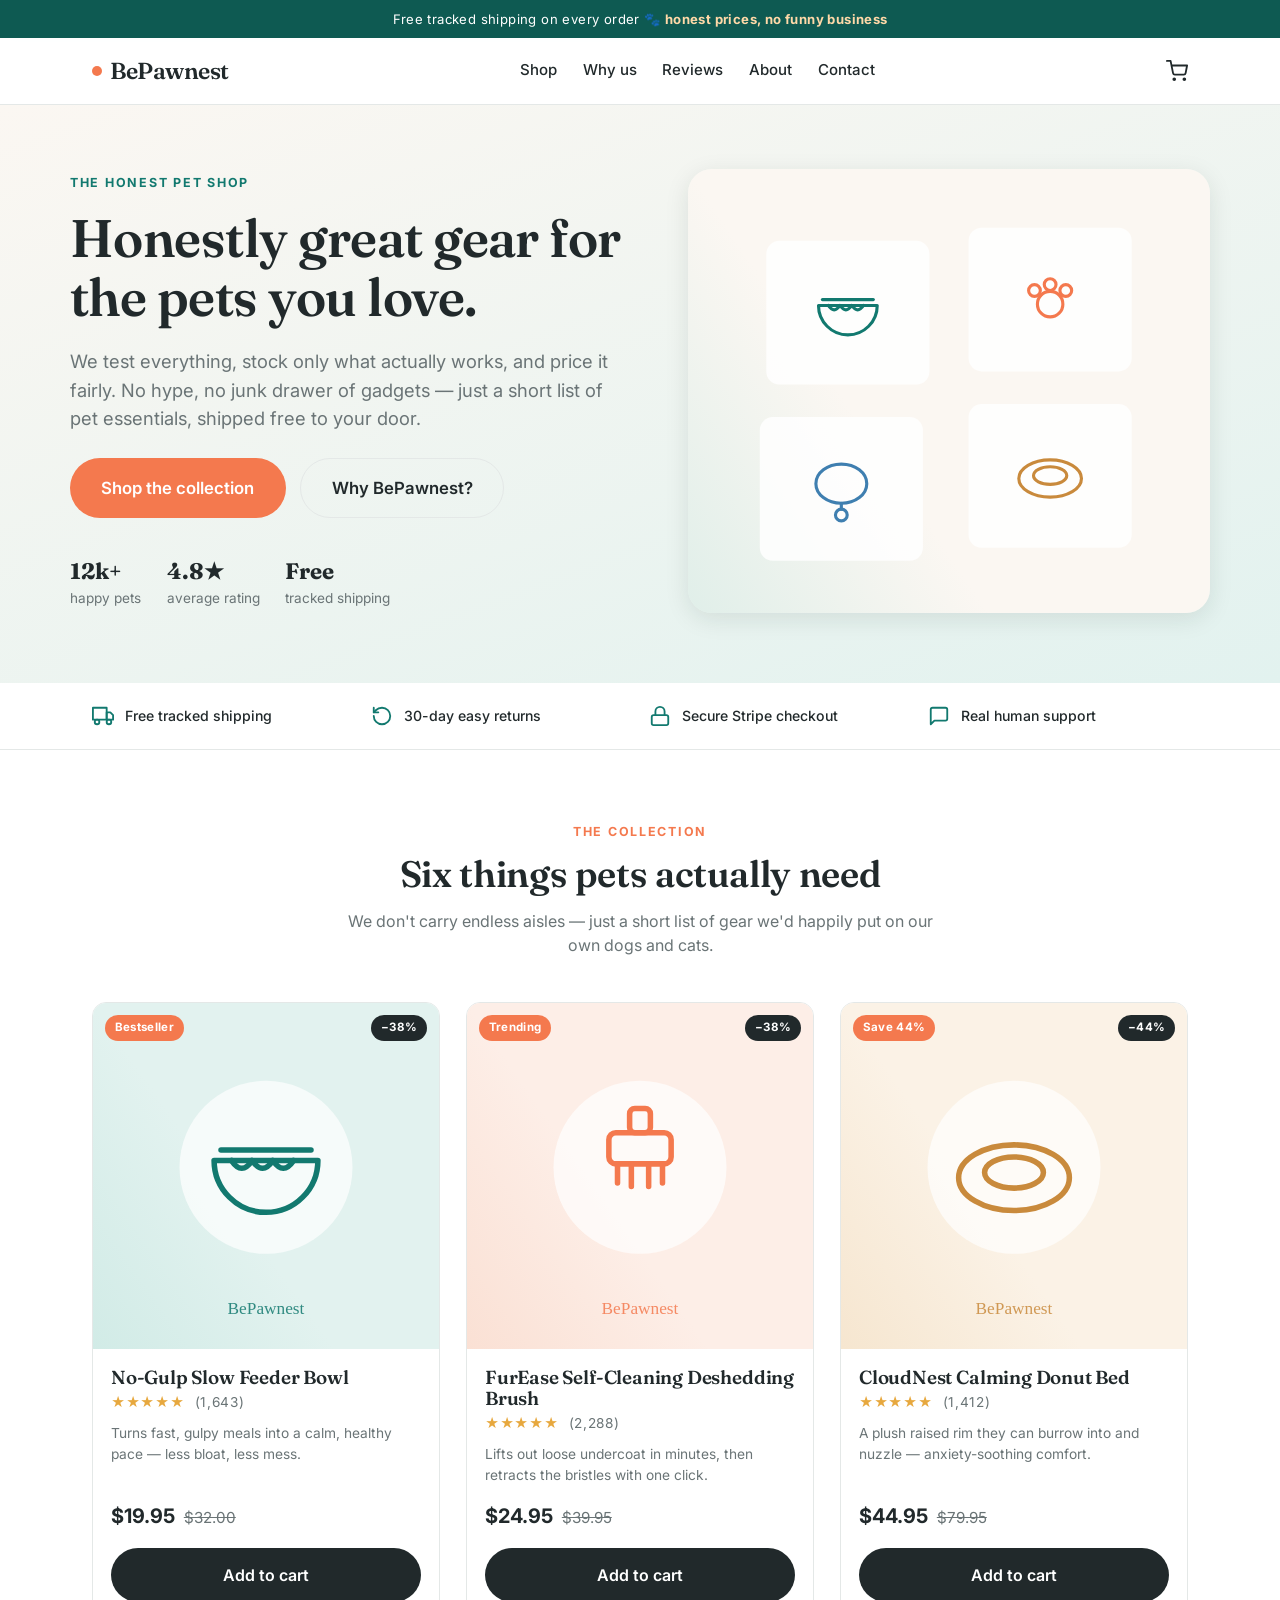
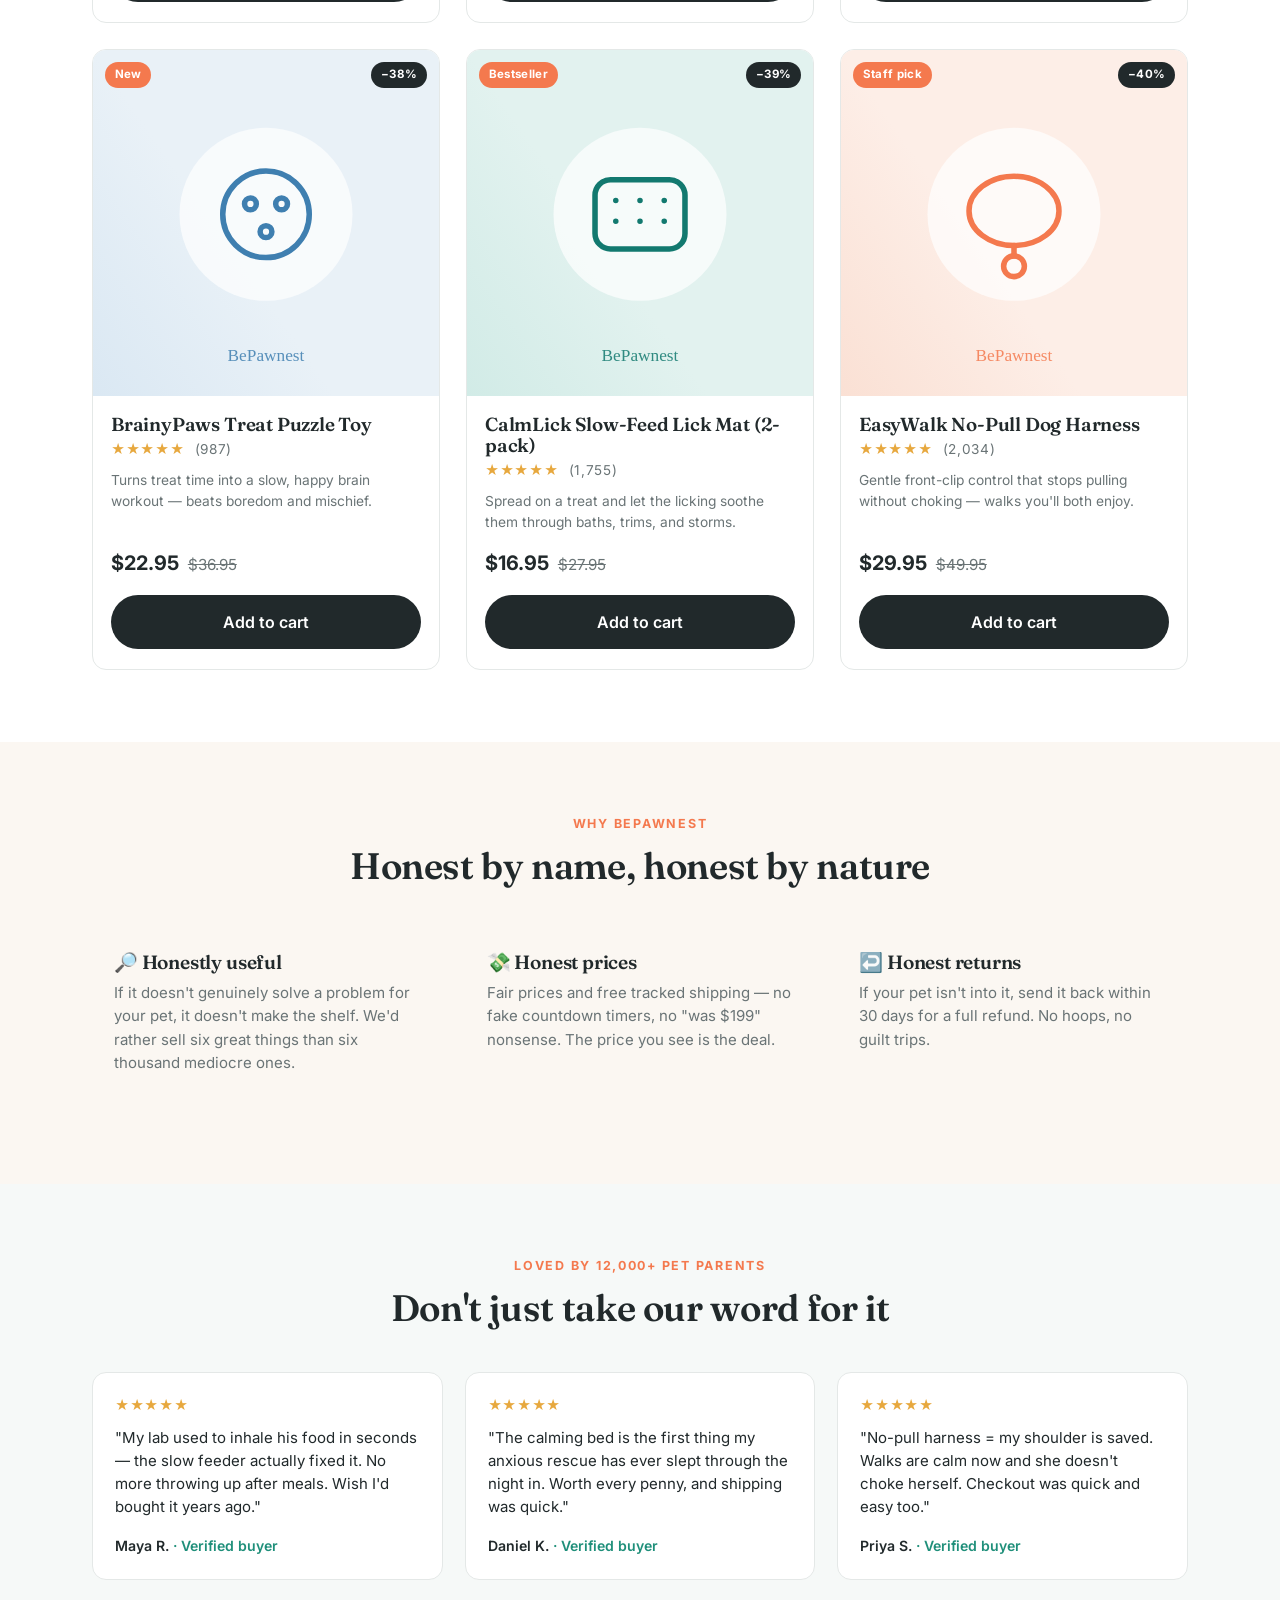
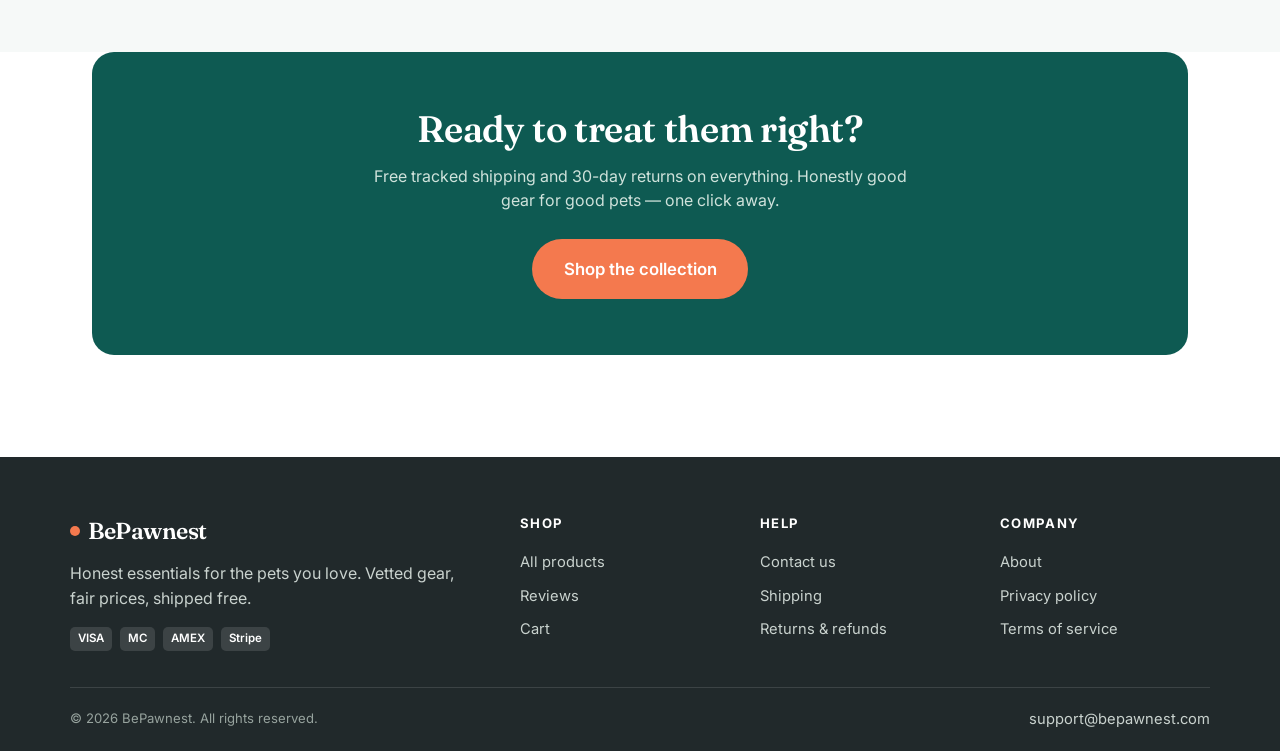
<file: index.html>
<!DOCTYPE html>
<html lang="en">
<head>
  <meta charset="UTF-8">
  <meta name="viewport" content="width=device-width, initial-scale=1.0">
  <title>BePawnest — Honest essentials for the pets you love</title>
  <meta name="description" content="BePawnest is the honest pet shop: a short, vetted list of gear that actually helps your dog or cat. Fair prices, free tracked shipping, 30-day returns.">
  <link rel="preconnect" href="https://fonts.googleapis.com">
  <link rel="preconnect" href="https://fonts.gstatic.com" crossorigin>
  <link href="https://fonts.googleapis.com/css2?family=Fraunces:opsz,wght@9..144,500;9..144,600&family=Inter:wght@400;500;600;700&display=swap" rel="stylesheet">
  <link rel="stylesheet" href="assets/css/styles.css">
  <link rel="icon" href="assets/img/favicon.svg" type="image/svg+xml">
  <meta name="theme-color" content="#12796f">
  <script defer src="assets/js/seo-analytics.js"></script>
</head>
<body>

  <div class="announce">Free tracked shipping on every order 🐾 <strong>honest prices, no funny business</strong></div>

  <header class="site-header">
    <div class="wrap nav">
      <a class="brand" href="index.html"><span class="dot"></span><span data-store-name>BePawnest</span></a>
      <nav class="nav-links">
        <a href="index.html#shop">Shop</a>
        <a href="index.html#why">Why us</a>
        <a href="index.html#reviews">Reviews</a>
        <a href="about.html">About</a>
        <a href="contact.html">Contact</a>
      </nav>
      <div class="nav-actions">
        <a class="cart-btn" href="cart.html" aria-label="Cart">
          <svg width="22" height="22" viewBox="0 0 24 24" fill="none" stroke="currentColor" stroke-width="2" stroke-linecap="round" stroke-linejoin="round"><circle cx="9" cy="21" r="1"/><circle cx="20" cy="21" r="1"/><path d="M1 1h4l2.68 13.39a2 2 0 0 0 2 1.61h9.72a2 2 0 0 0 2-1.61L23 6H6"/></svg>
          <span class="cart-count">0</span>
        </a>
        <button class="menu-toggle" aria-label="Menu">
          <svg width="24" height="24" viewBox="0 0 24 24" fill="none" stroke="currentColor" stroke-width="2" stroke-linecap="round"><line x1="3" y1="6" x2="21" y2="6"/><line x1="3" y1="12" x2="21" y2="12"/><line x1="3" y1="18" x2="21" y2="18"/></svg>
        </button>
      </div>
    </div>
  </header>

  <!-- HERO -->
  <section class="hero">
    <div class="wrap hero-grid">
      <div>
        <div class="eyebrow">The honest pet shop</div>
        <h1>Honestly great gear for the pets you love.</h1>
        <p class="lead">We test everything, stock only what actually works, and price it fairly. No hype, no junk drawer of gadgets — just a short list of pet essentials, shipped free to your door.</p>
        <div class="hero-cta">
          <a class="btn btn-primary btn-lg" href="#shop">Shop the collection</a>
          <a class="btn btn-ghost btn-lg" href="#why">Why BePawnest?</a>
        </div>
        <div class="hero-trust">
          <div><strong>12k+</strong> happy pets</div>
          <div><strong>4.8★</strong> average rating</div>
          <div><strong>Free</strong> tracked shipping</div>
        </div>
      </div>
      <div class="hero-art">
        <img src="assets/img/hero.svg" alt="BePawnest pet essentials" width="800" height="680">
      </div>
    </div>
  </section>

  <!-- TRUST STRIP -->
  <div class="trust-strip">
    <div class="wrap">
      <div class="trust-item"><svg width="22" height="22" viewBox="0 0 24 24" fill="none" stroke="currentColor" stroke-width="2" stroke-linecap="round" stroke-linejoin="round"><rect x="1" y="3" width="15" height="13"/><path d="M16 8h4l3 3v5h-7z"/><circle cx="5.5" cy="18.5" r="2.5"/><circle cx="18.5" cy="18.5" r="2.5"/></svg> Free tracked shipping</div>
      <div class="trust-item"><svg width="22" height="22" viewBox="0 0 24 24" fill="none" stroke="currentColor" stroke-width="2" stroke-linecap="round" stroke-linejoin="round"><path d="M3 12a9 9 0 1 0 9-9 9.75 9.75 0 0 0-6.74 2.74L3 8"/><path d="M3 3v5h5"/></svg> 30-day easy returns</div>
      <div class="trust-item"><svg width="22" height="22" viewBox="0 0 24 24" fill="none" stroke="currentColor" stroke-width="2" stroke-linecap="round" stroke-linejoin="round"><rect x="3" y="11" width="18" height="11" rx="2"/><path d="M7 11V7a5 5 0 0 1 10 0v4"/></svg> Secure Stripe checkout</div>
      <div class="trust-item"><svg width="22" height="22" viewBox="0 0 24 24" fill="none" stroke="currentColor" stroke-width="2" stroke-linecap="round" stroke-linejoin="round"><path d="M21 15a2 2 0 0 1-2 2H7l-4 4V5a2 2 0 0 1 2-2h14a2 2 0 0 1 2 2z"/></svg> Real human support</div>
    </div>
  </div>

  <!-- PRODUCTS -->
  <section class="section" id="shop">
    <div class="wrap">
      <div class="section-head">
        <div class="eyebrow">The collection</div>
        <h2>Six things pets actually need</h2>
        <p class="muted">We don't carry endless aisles — just a short list of gear we'd happily put on our own dogs and cats.</p>
      </div>
      <div class="grid-products" id="product-grid"><!-- rendered by store.js --></div>
    </div>
  </section>

  <!-- WHY -->
  <section class="section reviews" id="why" style="background:var(--bg-cream)">
    <div class="wrap">
      <div class="section-head">
        <div class="eyebrow">Why BePawnest</div>
        <h2>Honest by name, honest by nature</h2>
      </div>
      <div class="review-grid">
        <div class="review" style="border:0;background:transparent">
          <h3 style="font-size:1.2rem">🔎 Honestly useful</h3>
          <p class="muted">If it doesn't genuinely solve a problem for your pet, it doesn't make the shelf. We'd rather sell six great things than six thousand mediocre ones.</p>
        </div>
        <div class="review" style="border:0;background:transparent">
          <h3 style="font-size:1.2rem">💸 Honest prices</h3>
          <p class="muted">Fair prices and free tracked shipping — no fake countdown timers, no "was $199" nonsense. The price you see is the deal.</p>
        </div>
        <div class="review" style="border:0;background:transparent">
          <h3 style="font-size:1.2rem">↩️ Honest returns</h3>
          <p class="muted">If your pet isn't into it, send it back within 30 days for a full refund. No hoops, no guilt trips.</p>
        </div>
      </div>
    </div>
  </section>

  <!-- REVIEWS -->
  <section class="section reviews" id="reviews">
    <div class="wrap">
      <div class="section-head">
        <div class="eyebrow">Loved by 12,000+ pet parents</div>
        <h2>Don't just take our word for it</h2>
      </div>
      <div class="review-grid">
        <div class="review">
          <div class="stars">★★★★★</div>
          <p>"My lab used to inhale his food in seconds — the slow feeder actually fixed it. No more throwing up after meals. Wish I'd bought it years ago."</p>
          <div class="who">Maya R. <span>· Verified buyer</span></div>
        </div>
        <div class="review">
          <div class="stars">★★★★★</div>
          <p>"The calming bed is the first thing my anxious rescue has ever slept through the night in. Worth every penny, and shipping was quick."</p>
          <div class="who">Daniel K. <span>· Verified buyer</span></div>
        </div>
        <div class="review">
          <div class="stars">★★★★★</div>
          <p>"No-pull harness = my shoulder is saved. Walks are calm now and she doesn't choke herself. Checkout was quick and easy too."</p>
          <div class="who">Priya S. <span>· Verified buyer</span></div>
        </div>
      </div>
    </div>
  </section>

  <!-- BANNER CTA -->
  <section class="section" style="padding-top:0">
    <div class="wrap">
      <div class="banner">
        <h2>Ready to treat them right?</h2>
        <p>Free tracked shipping and 30-day returns on everything. Honestly good gear for good pets — one click away.</p>
        <a class="btn btn-primary btn-lg" href="#shop">Shop the collection</a>
      </div>
    </div>
  </section>

  <!-- FOOTER -->
  <footer class="site-footer">
    <div class="wrap footer-grid">
      <div>
        <div class="brand"><span class="dot"></span><span data-store-name>BePawnest</span></div>
        <p style="max-width:24em">Honest essentials for the pets you love. Vetted gear, fair prices, shipped free.</p>
        <div class="pay-icons"><span>VISA</span><span>MC</span><span>AMEX</span><span>Stripe</span></div>
      </div>
      <div>
        <h4>Shop</h4>
        <ul>
          <li><a href="index.html#shop">All products</a></li>
          <li><a href="index.html#reviews">Reviews</a></li>
          <li><a href="cart.html">Cart</a></li>
        </ul>
      </div>
      <div>
        <h4>Help</h4>
        <ul>
          <li><a href="contact.html">Contact us</a></li>
          <li><a href="shipping.html">Shipping</a></li>
          <li><a href="returns.html">Returns &amp; refunds</a></li>
        </ul>
      </div>
      <div>
        <h4>Company</h4>
        <ul>
          <li><a href="about.html">About</a></li>
          <li><a href="privacy.html">Privacy policy</a></li>
          <li><a href="terms.html">Terms of service</a></li>
        </ul>
      </div>
    </div>
    <div class="wrap footer-bottom">
      <div>© <span data-year>2026</span> <span data-store-name>BePawnest</span>. All rights reserved.</div>
      <div><a data-support-email href="#">support@bepawnest.com</a></div>
    </div>
  </footer>

  <script src="assets/js/products.js"></script>
  <script src="assets/js/store.js"></script>
</body>
</html>
</file>
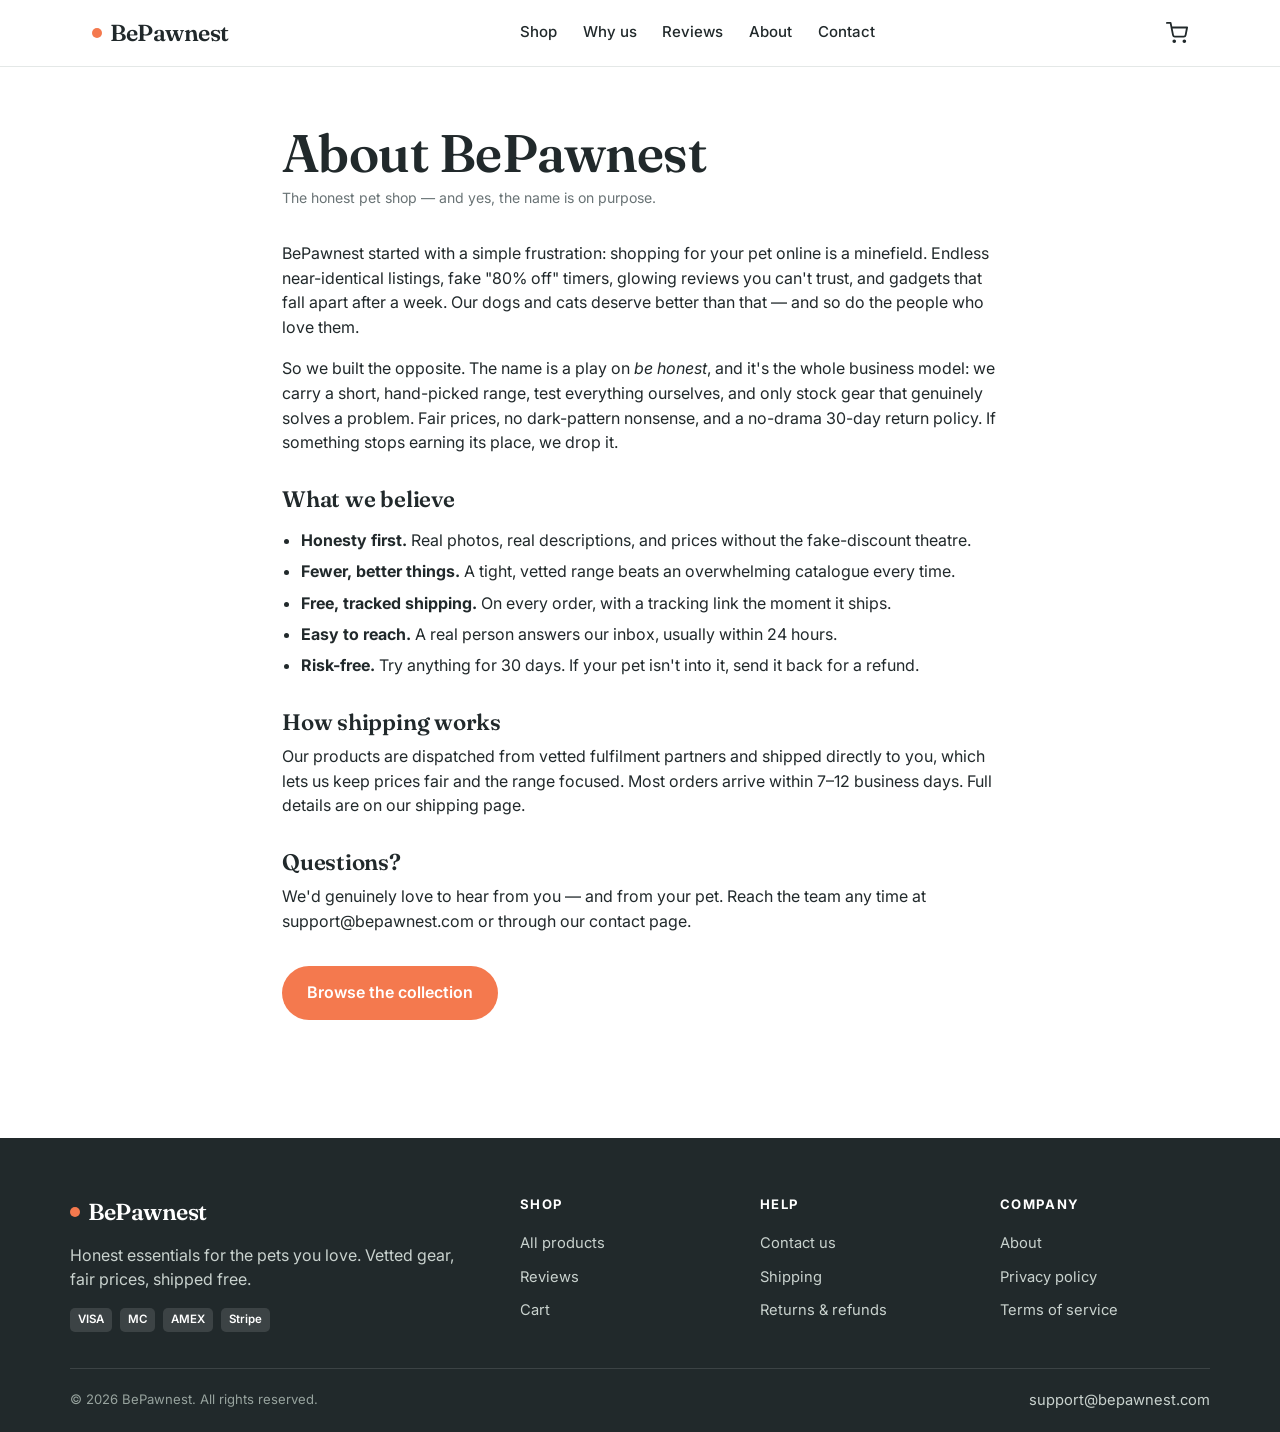
<file: about.html>
<!DOCTYPE html>
<html lang="en">
<head>
  <meta charset="UTF-8">
  <meta name="viewport" content="width=device-width, initial-scale=1.0">
  <title>About — BePawnest</title>
  <meta name="description" content="The story behind BePawnest — the honest pet shop. We vet everything, price it fairly, and only sell gear we'd put on our own pets.">
  <link rel="preconnect" href="https://fonts.googleapis.com">
  <link rel="preconnect" href="https://fonts.gstatic.com" crossorigin>
  <link href="https://fonts.googleapis.com/css2?family=Fraunces:opsz,wght@9..144,500;9..144,600&family=Inter:wght@400;500;600;700&display=swap" rel="stylesheet">
  <link rel="stylesheet" href="assets/css/styles.css">
  <link rel="icon" href="assets/img/favicon.svg" type="image/svg+xml">
  <meta name="theme-color" content="#12796f">
  <script defer src="assets/js/seo-analytics.js"></script>
</head>
<body>
  <header class="site-header">
    <div class="wrap nav">
      <a class="brand" href="index.html"><span class="dot"></span><span data-store-name>BePawnest</span></a>
      <nav class="nav-links">
        <a href="index.html#shop">Shop</a><a href="index.html#why">Why us</a><a href="index.html#reviews">Reviews</a><a href="about.html">About</a><a href="contact.html">Contact</a>
      </nav>
      <div class="nav-actions">
        <a class="cart-btn" href="cart.html" aria-label="Cart"><svg width="22" height="22" viewBox="0 0 24 24" fill="none" stroke="currentColor" stroke-width="2" stroke-linecap="round" stroke-linejoin="round"><circle cx="9" cy="21" r="1"/><circle cx="20" cy="21" r="1"/><path d="M1 1h4l2.68 13.39a2 2 0 0 0 2 1.61h9.72a2 2 0 0 0 2-1.61L23 6H6"/></svg><span class="cart-count">0</span></a>
        <button class="menu-toggle" aria-label="Menu"><svg width="24" height="24" viewBox="0 0 24 24" fill="none" stroke="currentColor" stroke-width="2" stroke-linecap="round"><line x1="3" y1="6" x2="21" y2="6"/><line x1="3" y1="12" x2="21" y2="12"/><line x1="3" y1="18" x2="21" y2="18"/></svg></button>
      </div>
    </div>
  </header>

  <main class="page">
    <div class="wrap prose">
      <h1>About BePawnest</h1>
      <p class="updated">The honest pet shop — and yes, the name is on purpose.</p>
      <p>BePawnest started with a simple frustration: shopping for your pet online is a minefield. Endless near-identical listings, fake "80% off" timers, glowing reviews you can't trust, and gadgets that fall apart after a week. Our dogs and cats deserve better than that — and so do the people who love them.</p>
      <p>So we built the opposite. The name is a play on <em>be honest</em>, and it's the whole business model: we carry a short, hand-picked range, test everything ourselves, and only stock gear that genuinely solves a problem. Fair prices, no dark-pattern nonsense, and a no-drama 30-day return policy. If something stops earning its place, we drop it.</p>

      <h2>What we believe</h2>
      <ul>
        <li><strong>Honesty first.</strong> Real photos, real descriptions, and prices without the fake-discount theatre.</li>
        <li><strong>Fewer, better things.</strong> A tight, vetted range beats an overwhelming catalogue every time.</li>
        <li><strong>Free, tracked shipping.</strong> On every order, with a tracking link the moment it ships.</li>
        <li><strong>Easy to reach.</strong> A real person answers our inbox, usually within 24 hours.</li>
        <li><strong>Risk-free.</strong> Try anything for 30 days. If your pet isn't into it, send it back for a refund.</li>
      </ul>

      <h2>How shipping works</h2>
      <p>Our products are dispatched from vetted fulfilment partners and shipped directly to you, which lets us keep prices fair and the range focused. Most orders arrive within 7–12 business days. Full details are on our <a href="shipping.html">shipping page</a>.</p>

      <h2>Questions?</h2>
      <p>We'd genuinely love to hear from you — and from your pet. Reach the team any time at <a data-support-email href="#">support@bepawnest.com</a> or through our <a href="contact.html">contact page</a>.</p>

      <p style="margin-top:2rem"><a class="btn btn-primary" href="index.html#shop">Browse the collection</a></p>
    </div>
  </main>

  <footer class="site-footer">
    <div class="wrap footer-grid">
      <div>
        <div class="brand"><span class="dot"></span><span data-store-name>BePawnest</span></div>
        <p style="max-width:24em">Honest essentials for the pets you love. Vetted gear, fair prices, shipped free.</p>
        <div class="pay-icons"><span>VISA</span><span>MC</span><span>AMEX</span><span>Stripe</span></div>
      </div>
      <div><h4>Shop</h4><ul><li><a href="index.html#shop">All products</a></li><li><a href="index.html#reviews">Reviews</a></li><li><a href="cart.html">Cart</a></li></ul></div>
      <div><h4>Help</h4><ul><li><a href="contact.html">Contact us</a></li><li><a href="shipping.html">Shipping</a></li><li><a href="returns.html">Returns &amp; refunds</a></li></ul></div>
      <div><h4>Company</h4><ul><li><a href="about.html">About</a></li><li><a href="privacy.html">Privacy policy</a></li><li><a href="terms.html">Terms of service</a></li></ul></div>
    </div>
    <div class="wrap footer-bottom">
      <div>© <span data-year>2026</span> <span data-store-name>BePawnest</span>. All rights reserved.</div>
      <div><a data-support-email href="#">support@bepawnest.com</a></div>
    </div>
  </footer>

  <script src="assets/js/products.js"></script>
  <script src="assets/js/store.js"></script>
</body>
</html>
</file>
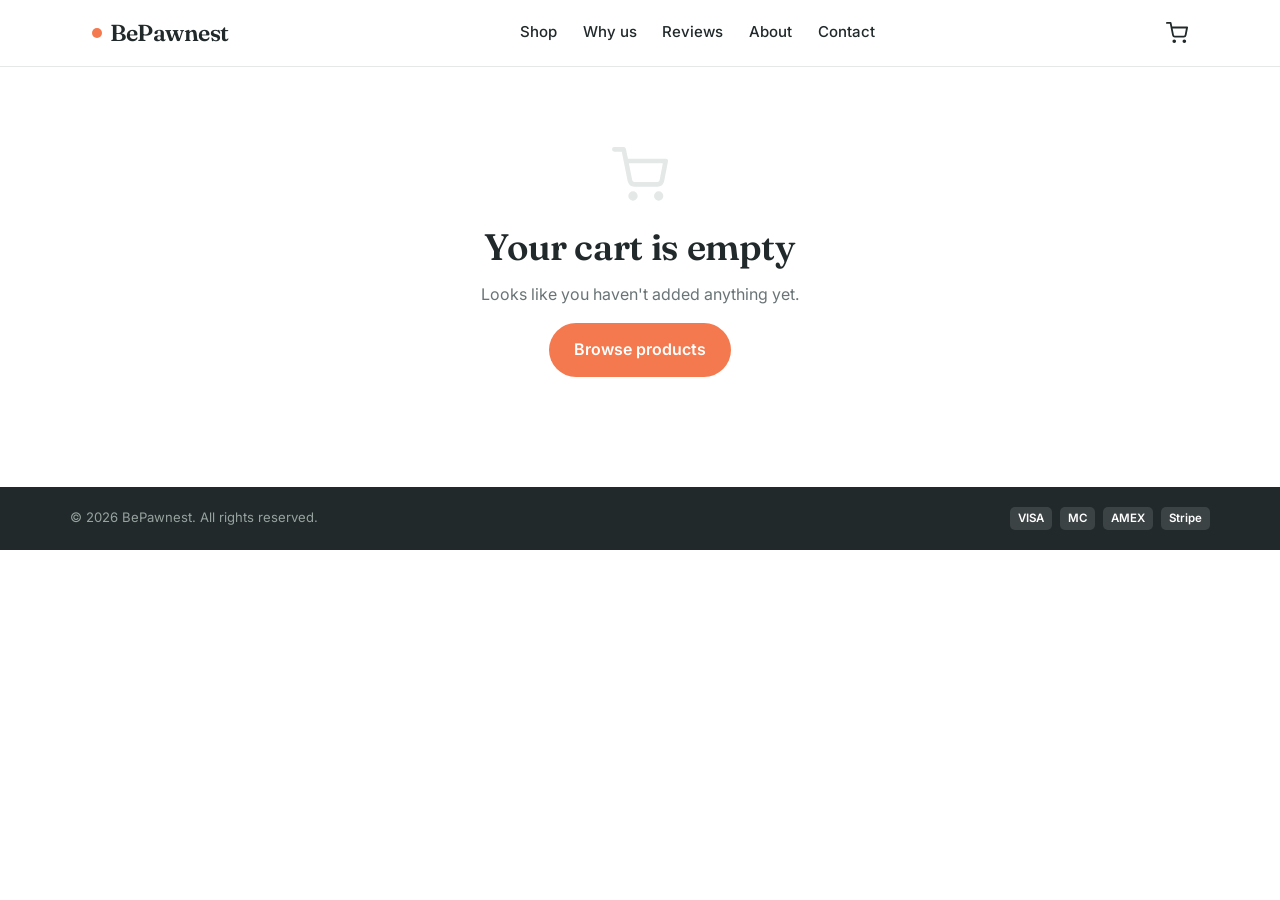
<file: cart.html>
<!DOCTYPE html>
<html lang="en">
<head>
  <meta charset="UTF-8">
  <meta name="viewport" content="width=device-width, initial-scale=1.0">
  <title>Your cart — BePawnest</title>
  <meta name="robots" content="noindex">
  <link rel="preconnect" href="https://fonts.googleapis.com">
  <link rel="preconnect" href="https://fonts.gstatic.com" crossorigin>
  <link href="https://fonts.googleapis.com/css2?family=Fraunces:opsz,wght@9..144,500;9..144,600&family=Inter:wght@400;500;600;700&display=swap" rel="stylesheet">
  <link rel="stylesheet" href="assets/css/styles.css">
  <link rel="icon" href="assets/img/favicon.svg" type="image/svg+xml">
  <meta name="theme-color" content="#12796f">
  <script defer src="assets/js/seo-analytics.js"></script>
</head>
<body>

  <header class="site-header">
    <div class="wrap nav">
      <a class="brand" href="index.html"><span class="dot"></span><span data-store-name>BePawnest</span></a>
      <nav class="nav-links">
        <a href="index.html#shop">Shop</a>
        <a href="index.html#why">Why us</a>
        <a href="index.html#reviews">Reviews</a>
        <a href="about.html">About</a>
        <a href="contact.html">Contact</a>
      </nav>
      <div class="nav-actions">
        <a class="cart-btn" href="cart.html" aria-label="Cart">
          <svg width="22" height="22" viewBox="0 0 24 24" fill="none" stroke="currentColor" stroke-width="2" stroke-linecap="round" stroke-linejoin="round"><circle cx="9" cy="21" r="1"/><circle cx="20" cy="21" r="1"/><path d="M1 1h4l2.68 13.39a2 2 0 0 0 2 1.61h9.72a2 2 0 0 0 2-1.61L23 6H6"/></svg>
          <span class="cart-count">0</span>
        </a>
        <button class="menu-toggle" aria-label="Menu">
          <svg width="24" height="24" viewBox="0 0 24 24" fill="none" stroke="currentColor" stroke-width="2" stroke-linecap="round"><line x1="3" y1="6" x2="21" y2="6"/><line x1="3" y1="12" x2="21" y2="12"/><line x1="3" y1="18" x2="21" y2="18"/></svg>
        </button>
      </div>
    </div>
  </header>

  <main class="wrap">
    <div id="cart-root"><!-- rendered by store.js --></div>
  </main>

  <footer class="site-footer">
    <div class="wrap footer-bottom" style="border:0">
      <div>© <span data-year>2026</span> <span data-store-name>BePawnest</span>. All rights reserved.</div>
      <div class="pay-icons"><span>VISA</span><span>MC</span><span>AMEX</span><span>Stripe</span></div>
    </div>
  </footer>

  <script src="assets/js/products.js"></script>
  <script src="assets/js/store.js"></script>
</body>
</html>
</file>
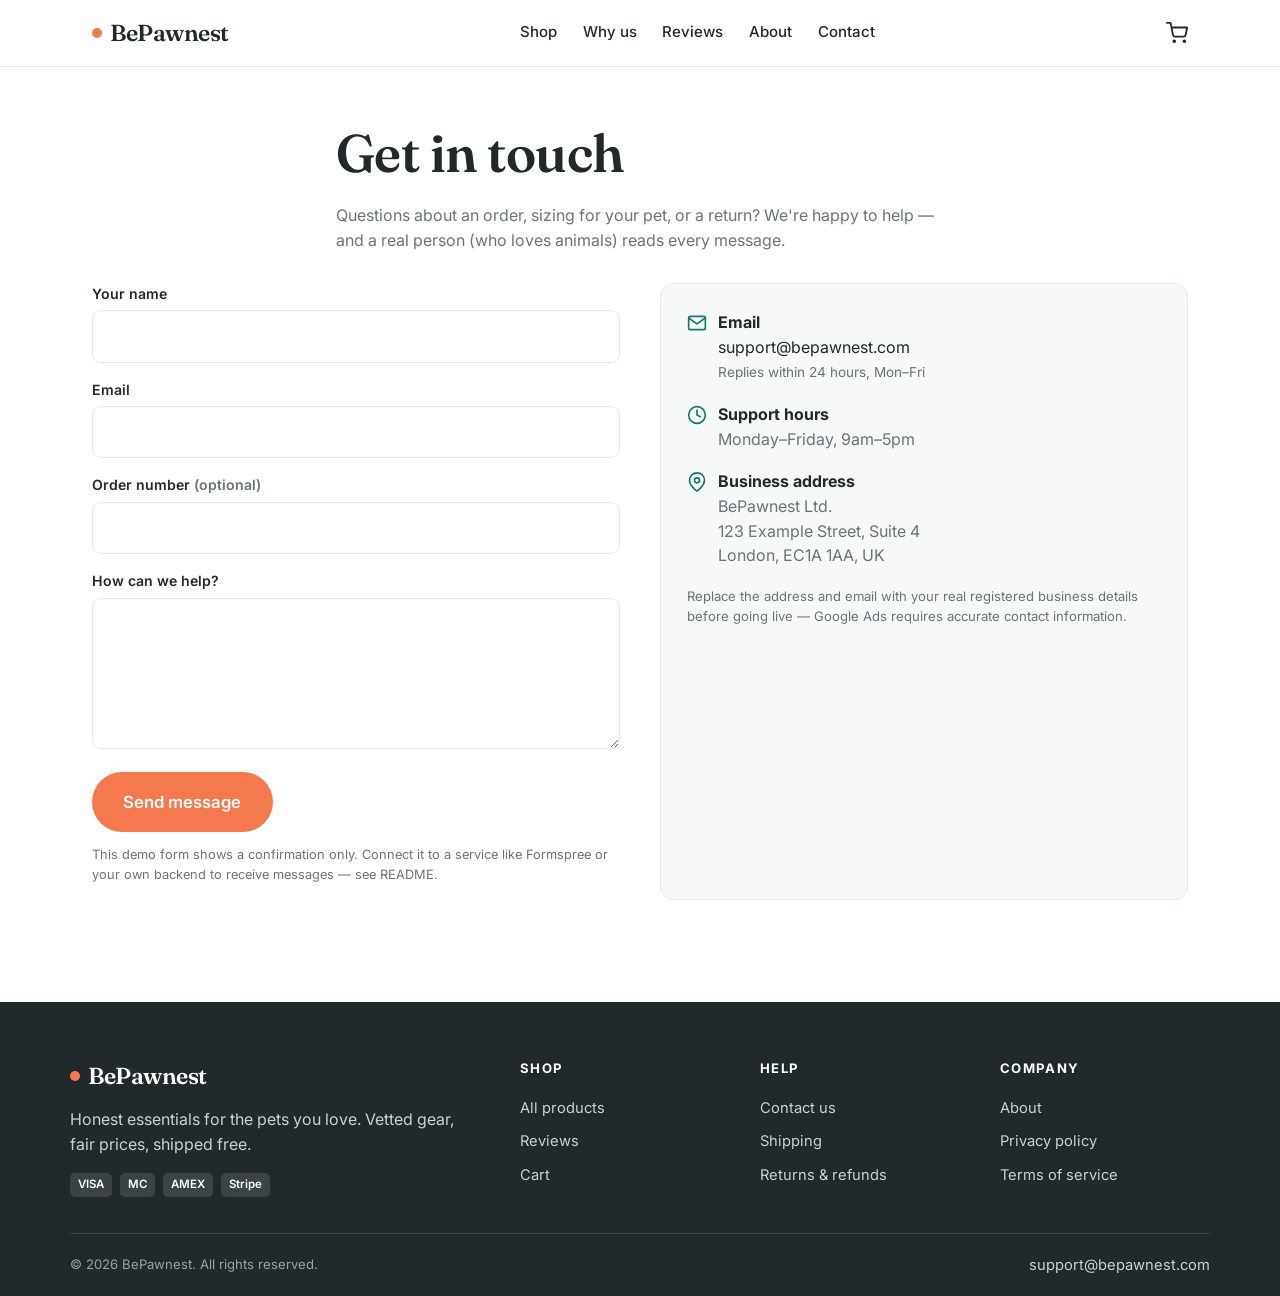
<file: contact.html>
<!DOCTYPE html>
<html lang="en">
<head>
  <meta charset="UTF-8">
  <meta name="viewport" content="width=device-width, initial-scale=1.0">
  <title>Contact — BePawnest</title>
  <meta name="description" content="Get in touch with the BePawnest team. We reply to every message, usually within 24 hours.">
  <link rel="preconnect" href="https://fonts.googleapis.com">
  <link rel="preconnect" href="https://fonts.gstatic.com" crossorigin>
  <link href="https://fonts.googleapis.com/css2?family=Fraunces:opsz,wght@9..144,500;9..144,600&family=Inter:wght@400;500;600;700&display=swap" rel="stylesheet">
  <link rel="stylesheet" href="assets/css/styles.css">
  <link rel="icon" href="assets/img/favicon.svg" type="image/svg+xml">
  <meta name="theme-color" content="#12796f">
  <script defer src="assets/js/seo-analytics.js"></script>
</head>
<body>
  <header class="site-header">
    <div class="wrap nav">
      <a class="brand" href="index.html"><span class="dot"></span><span data-store-name>BePawnest</span></a>
      <nav class="nav-links">
        <a href="index.html#shop">Shop</a><a href="index.html#why">Why us</a><a href="index.html#reviews">Reviews</a><a href="about.html">About</a><a href="contact.html">Contact</a>
      </nav>
      <div class="nav-actions">
        <a class="cart-btn" href="cart.html" aria-label="Cart"><svg width="22" height="22" viewBox="0 0 24 24" fill="none" stroke="currentColor" stroke-width="2" stroke-linecap="round" stroke-linejoin="round"><circle cx="9" cy="21" r="1"/><circle cx="20" cy="21" r="1"/><path d="M1 1h4l2.68 13.39a2 2 0 0 0 2 1.61h9.72a2 2 0 0 0 2-1.61L23 6H6"/></svg><span class="cart-count">0</span></a>
        <button class="menu-toggle" aria-label="Menu"><svg width="24" height="24" viewBox="0 0 24 24" fill="none" stroke="currentColor" stroke-width="2" stroke-linecap="round"><line x1="3" y1="6" x2="21" y2="6"/><line x1="3" y1="12" x2="21" y2="12"/><line x1="3" y1="18" x2="21" y2="18"/></svg></button>
      </div>
    </div>
  </header>

  <main class="page">
    <div class="wrap">
      <div class="section-head" style="text-align:left;margin-bottom:30px">
        <h1>Get in touch</h1>
        <p class="muted">Questions about an order, sizing for your pet, or a return? We're happy to help — and a real person (who loves animals) reads every message.</p>
      </div>
      <div class="contact-grid">
        <form id="contact-form">
          <div class="field"><label for="name">Your name</label><input id="name" name="name" required></div>
          <div class="field"><label for="email">Email</label><input id="email" name="email" type="email" required></div>
          <div class="field"><label for="order">Order number <span class="muted">(optional)</span></label><input id="order" name="order"></div>
          <div class="field"><label for="msg">How can we help?</label><textarea id="msg" name="message" rows="5" required></textarea></div>
          <button class="btn btn-primary btn-lg" type="submit">Send message</button>
          <p class="muted" style="font-size:.8rem;margin-top:.8rem">This demo form shows a confirmation only. Connect it to a service like Formspree or your own backend to receive messages — see README.</p>
        </form>

        <aside class="info-card">
          <div class="row">
            <svg width="20" height="20" viewBox="0 0 24 24" fill="none" stroke="currentColor" stroke-width="2" stroke-linecap="round" stroke-linejoin="round"><path d="M4 4h16c1.1 0 2 .9 2 2v12c0 1.1-.9 2-2 2H4c-1.1 0-2-.9-2-2V6c0-1.1.9-2 2-2z"/><polyline points="22,6 12,13 2,6"/></svg>
            <div><strong>Email</strong><br><a data-support-email href="#">support@bepawnest.com</a><br><span class="muted" style="font-size:.85rem">Replies within 24 hours, Mon–Fri</span></div>
          </div>
          <div class="row">
            <svg width="20" height="20" viewBox="0 0 24 24" fill="none" stroke="currentColor" stroke-width="2" stroke-linecap="round" stroke-linejoin="round"><circle cx="12" cy="12" r="10"/><polyline points="12 6 12 12 16 14"/></svg>
            <div><strong>Support hours</strong><br><span class="muted">Monday–Friday, 9am–5pm</span></div>
          </div>
          <div class="row">
            <svg width="20" height="20" viewBox="0 0 24 24" fill="none" stroke="currentColor" stroke-width="2" stroke-linecap="round" stroke-linejoin="round"><path d="M21 10c0 7-9 13-9 13s-9-6-9-13a9 9 0 0 1 18 0z"/><circle cx="12" cy="10" r="3"/></svg>
            <div><strong>Business address</strong><br><span class="muted">BePawnest Ltd.<br>123 Example Street, Suite 4<br>London, EC1A 1AA, UK</span></div>
          </div>
          <p class="muted" style="font-size:.82rem;margin:0">Replace the address and email with your real registered business details before going live — Google Ads requires accurate contact information.</p>
        </aside>
      </div>
    </div>
  </main>

  <footer class="site-footer">
    <div class="wrap footer-grid">
      <div>
        <div class="brand"><span class="dot"></span><span data-store-name>BePawnest</span></div>
        <p style="max-width:24em">Honest essentials for the pets you love. Vetted gear, fair prices, shipped free.</p>
        <div class="pay-icons"><span>VISA</span><span>MC</span><span>AMEX</span><span>Stripe</span></div>
      </div>
      <div><h4>Shop</h4><ul><li><a href="index.html#shop">All products</a></li><li><a href="index.html#reviews">Reviews</a></li><li><a href="cart.html">Cart</a></li></ul></div>
      <div><h4>Help</h4><ul><li><a href="contact.html">Contact us</a></li><li><a href="shipping.html">Shipping</a></li><li><a href="returns.html">Returns &amp; refunds</a></li></ul></div>
      <div><h4>Company</h4><ul><li><a href="about.html">About</a></li><li><a href="privacy.html">Privacy policy</a></li><li><a href="terms.html">Terms of service</a></li></ul></div>
    </div>
    <div class="wrap footer-bottom">
      <div>© <span data-year>2026</span> <span data-store-name>BePawnest</span>. All rights reserved.</div>
      <div><a data-support-email href="#">support@bepawnest.com</a></div>
    </div>
  </footer>

  <script src="assets/js/products.js"></script>
  <script src="assets/js/store.js"></script>
</body>
</html>
</file>
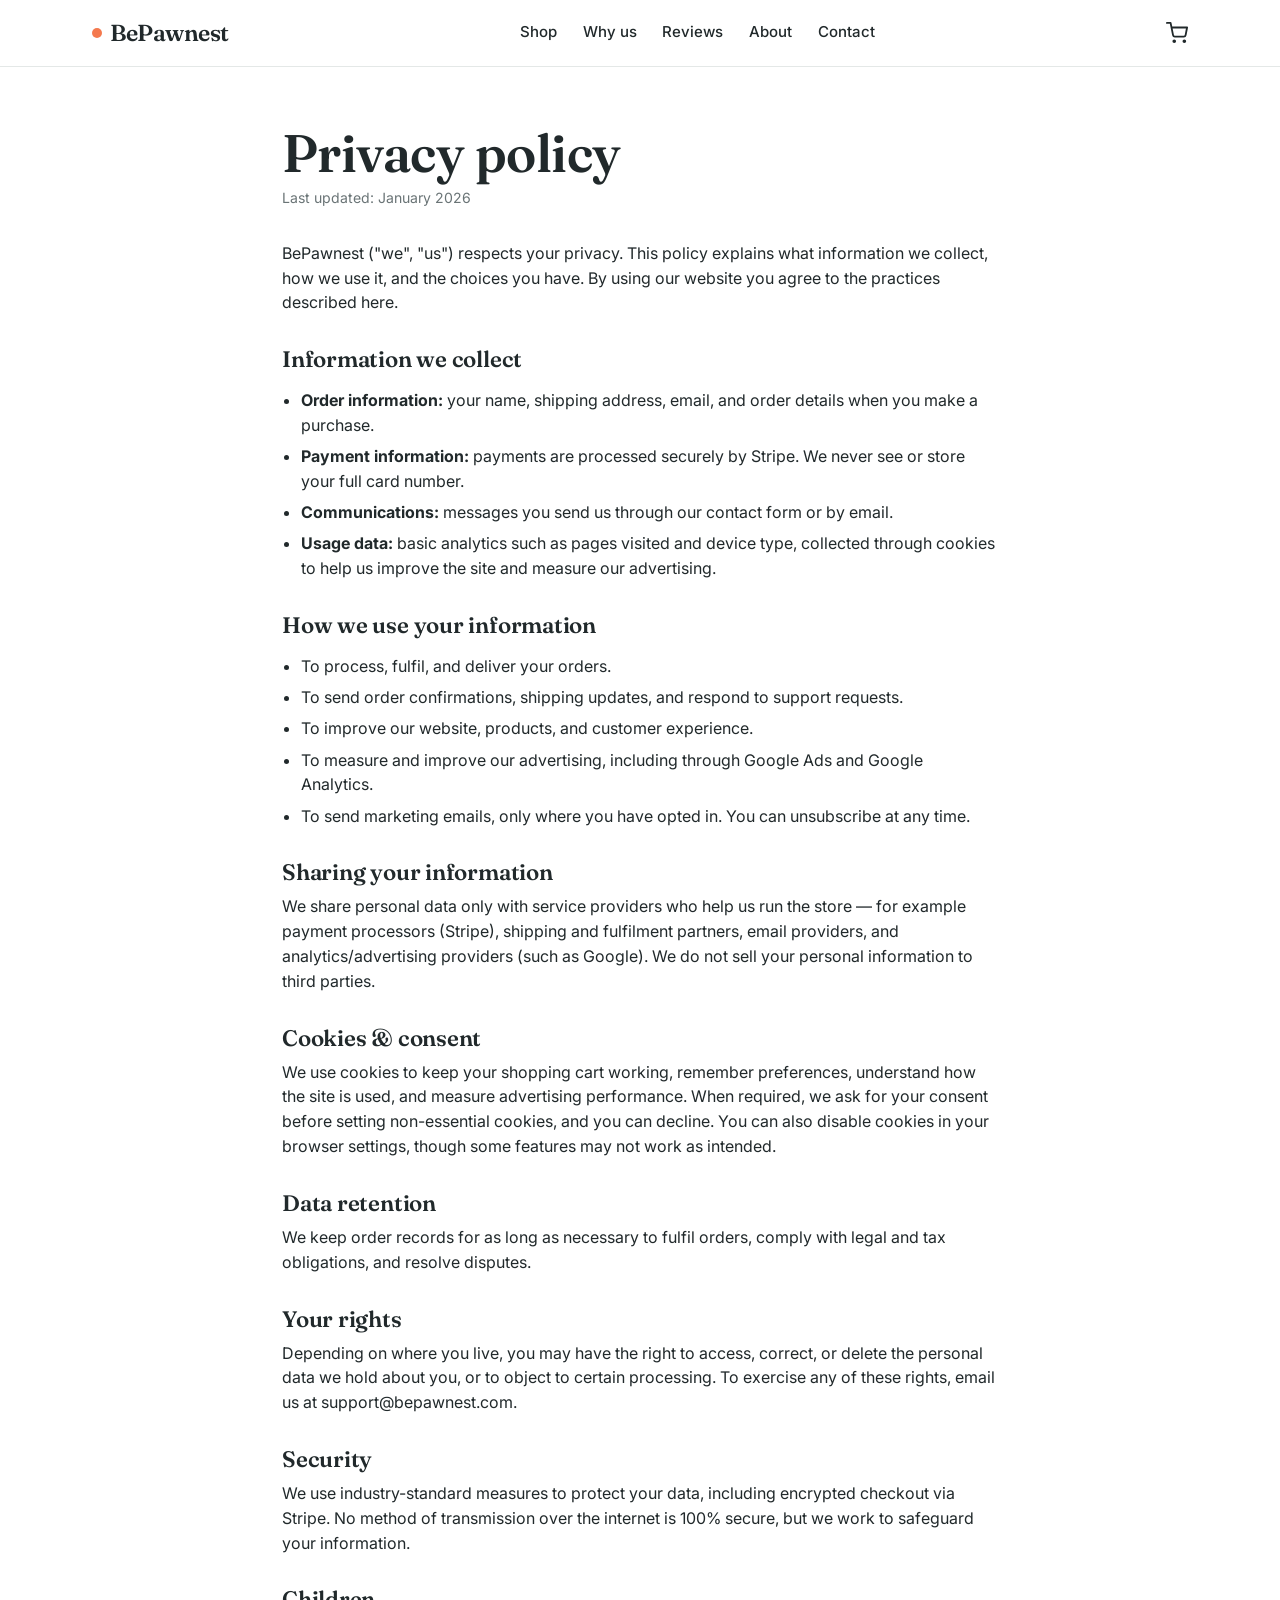
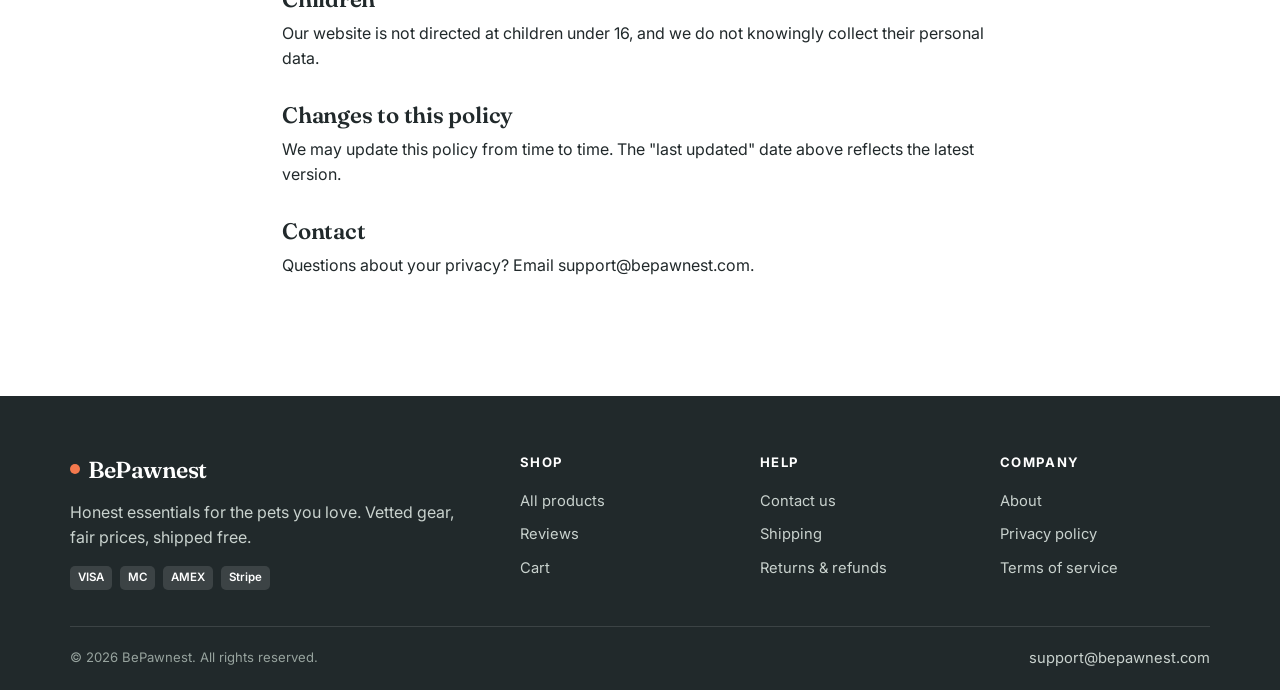
<file: privacy.html>
<!DOCTYPE html>
<html lang="en">
<head>
  <meta charset="UTF-8">
  <meta name="viewport" content="width=device-width, initial-scale=1.0">
  <title>Privacy policy — BePawnest</title>
  <meta name="description" content="How BePawnest collects, uses, and protects your personal information.">
  <link rel="preconnect" href="https://fonts.googleapis.com">
  <link rel="preconnect" href="https://fonts.gstatic.com" crossorigin>
  <link href="https://fonts.googleapis.com/css2?family=Fraunces:opsz,wght@9..144,500;9..144,600&family=Inter:wght@400;500;600;700&display=swap" rel="stylesheet">
  <link rel="stylesheet" href="assets/css/styles.css">
  <link rel="icon" href="assets/img/favicon.svg" type="image/svg+xml">
  <meta name="theme-color" content="#12796f">
  <script defer src="assets/js/seo-analytics.js"></script>
</head>
<body>
  <header class="site-header">
    <div class="wrap nav">
      <a class="brand" href="index.html"><span class="dot"></span><span data-store-name>BePawnest</span></a>
      <nav class="nav-links"><a href="index.html#shop">Shop</a><a href="index.html#why">Why us</a><a href="index.html#reviews">Reviews</a><a href="about.html">About</a><a href="contact.html">Contact</a></nav>
      <div class="nav-actions">
        <a class="cart-btn" href="cart.html" aria-label="Cart"><svg width="22" height="22" viewBox="0 0 24 24" fill="none" stroke="currentColor" stroke-width="2" stroke-linecap="round" stroke-linejoin="round"><circle cx="9" cy="21" r="1"/><circle cx="20" cy="21" r="1"/><path d="M1 1h4l2.68 13.39a2 2 0 0 0 2 1.61h9.72a2 2 0 0 0 2-1.61L23 6H6"/></svg><span class="cart-count">0</span></a>
        <button class="menu-toggle" aria-label="Menu"><svg width="24" height="24" viewBox="0 0 24 24" fill="none" stroke="currentColor" stroke-width="2" stroke-linecap="round"><line x1="3" y1="6" x2="21" y2="6"/><line x1="3" y1="12" x2="21" y2="12"/><line x1="3" y1="18" x2="21" y2="18"/></svg></button>
      </div>
    </div>
  </header>

  <main class="page">
    <div class="wrap prose">
      <h1>Privacy policy</h1>
      <p class="updated">Last updated: January 2026</p>
      <p>BePawnest ("we", "us") respects your privacy. This policy explains what information we collect, how we use it, and the choices you have. By using our website you agree to the practices described here.</p>

      <h2>Information we collect</h2>
      <ul>
        <li><strong>Order information:</strong> your name, shipping address, email, and order details when you make a purchase.</li>
        <li><strong>Payment information:</strong> payments are processed securely by Stripe. We never see or store your full card number.</li>
        <li><strong>Communications:</strong> messages you send us through our contact form or by email.</li>
        <li><strong>Usage data:</strong> basic analytics such as pages visited and device type, collected through cookies to help us improve the site and measure our advertising.</li>
      </ul>

      <h2>How we use your information</h2>
      <ul>
        <li>To process, fulfil, and deliver your orders.</li>
        <li>To send order confirmations, shipping updates, and respond to support requests.</li>
        <li>To improve our website, products, and customer experience.</li>
        <li>To measure and improve our advertising, including through Google Ads and Google Analytics.</li>
        <li>To send marketing emails, only where you have opted in. You can unsubscribe at any time.</li>
      </ul>

      <h2>Sharing your information</h2>
      <p>We share personal data only with service providers who help us run the store — for example payment processors (Stripe), shipping and fulfilment partners, email providers, and analytics/advertising providers (such as Google). We do not sell your personal information to third parties.</p>

      <h2>Cookies &amp; consent</h2>
      <p>We use cookies to keep your shopping cart working, remember preferences, understand how the site is used, and measure advertising performance. When required, we ask for your consent before setting non-essential cookies, and you can decline. You can also disable cookies in your browser settings, though some features may not work as intended.</p>

      <h2>Data retention</h2>
      <p>We keep order records for as long as necessary to fulfil orders, comply with legal and tax obligations, and resolve disputes.</p>

      <h2>Your rights</h2>
      <p>Depending on where you live, you may have the right to access, correct, or delete the personal data we hold about you, or to object to certain processing. To exercise any of these rights, email us at <a data-support-email href="#">support@bepawnest.com</a>.</p>

      <h2>Security</h2>
      <p>We use industry-standard measures to protect your data, including encrypted checkout via Stripe. No method of transmission over the internet is 100% secure, but we work to safeguard your information.</p>

      <h2>Children</h2>
      <p>Our website is not directed at children under 16, and we do not knowingly collect their personal data.</p>

      <h2>Changes to this policy</h2>
      <p>We may update this policy from time to time. The "last updated" date above reflects the latest version.</p>

      <h2>Contact</h2>
      <p>Questions about your privacy? Email <a data-support-email href="#">support@bepawnest.com</a>.</p>
    </div>
  </main>

  <footer class="site-footer">
    <div class="wrap footer-grid">
      <div><div class="brand"><span class="dot"></span><span data-store-name>BePawnest</span></div><p style="max-width:24em">Honest essentials for the pets you love. Vetted gear, fair prices, shipped free.</p><div class="pay-icons"><span>VISA</span><span>MC</span><span>AMEX</span><span>Stripe</span></div></div>
      <div><h4>Shop</h4><ul><li><a href="index.html#shop">All products</a></li><li><a href="index.html#reviews">Reviews</a></li><li><a href="cart.html">Cart</a></li></ul></div>
      <div><h4>Help</h4><ul><li><a href="contact.html">Contact us</a></li><li><a href="shipping.html">Shipping</a></li><li><a href="returns.html">Returns &amp; refunds</a></li></ul></div>
      <div><h4>Company</h4><ul><li><a href="about.html">About</a></li><li><a href="privacy.html">Privacy policy</a></li><li><a href="terms.html">Terms of service</a></li></ul></div>
    </div>
    <div class="wrap footer-bottom"><div>© <span data-year>2026</span> <span data-store-name>BePawnest</span>. All rights reserved.</div><div><a data-support-email href="#">support@bepawnest.com</a></div></div>
  </footer>
  <script src="assets/js/products.js"></script>
  <script src="assets/js/store.js"></script>
</body>
</html>
</file>
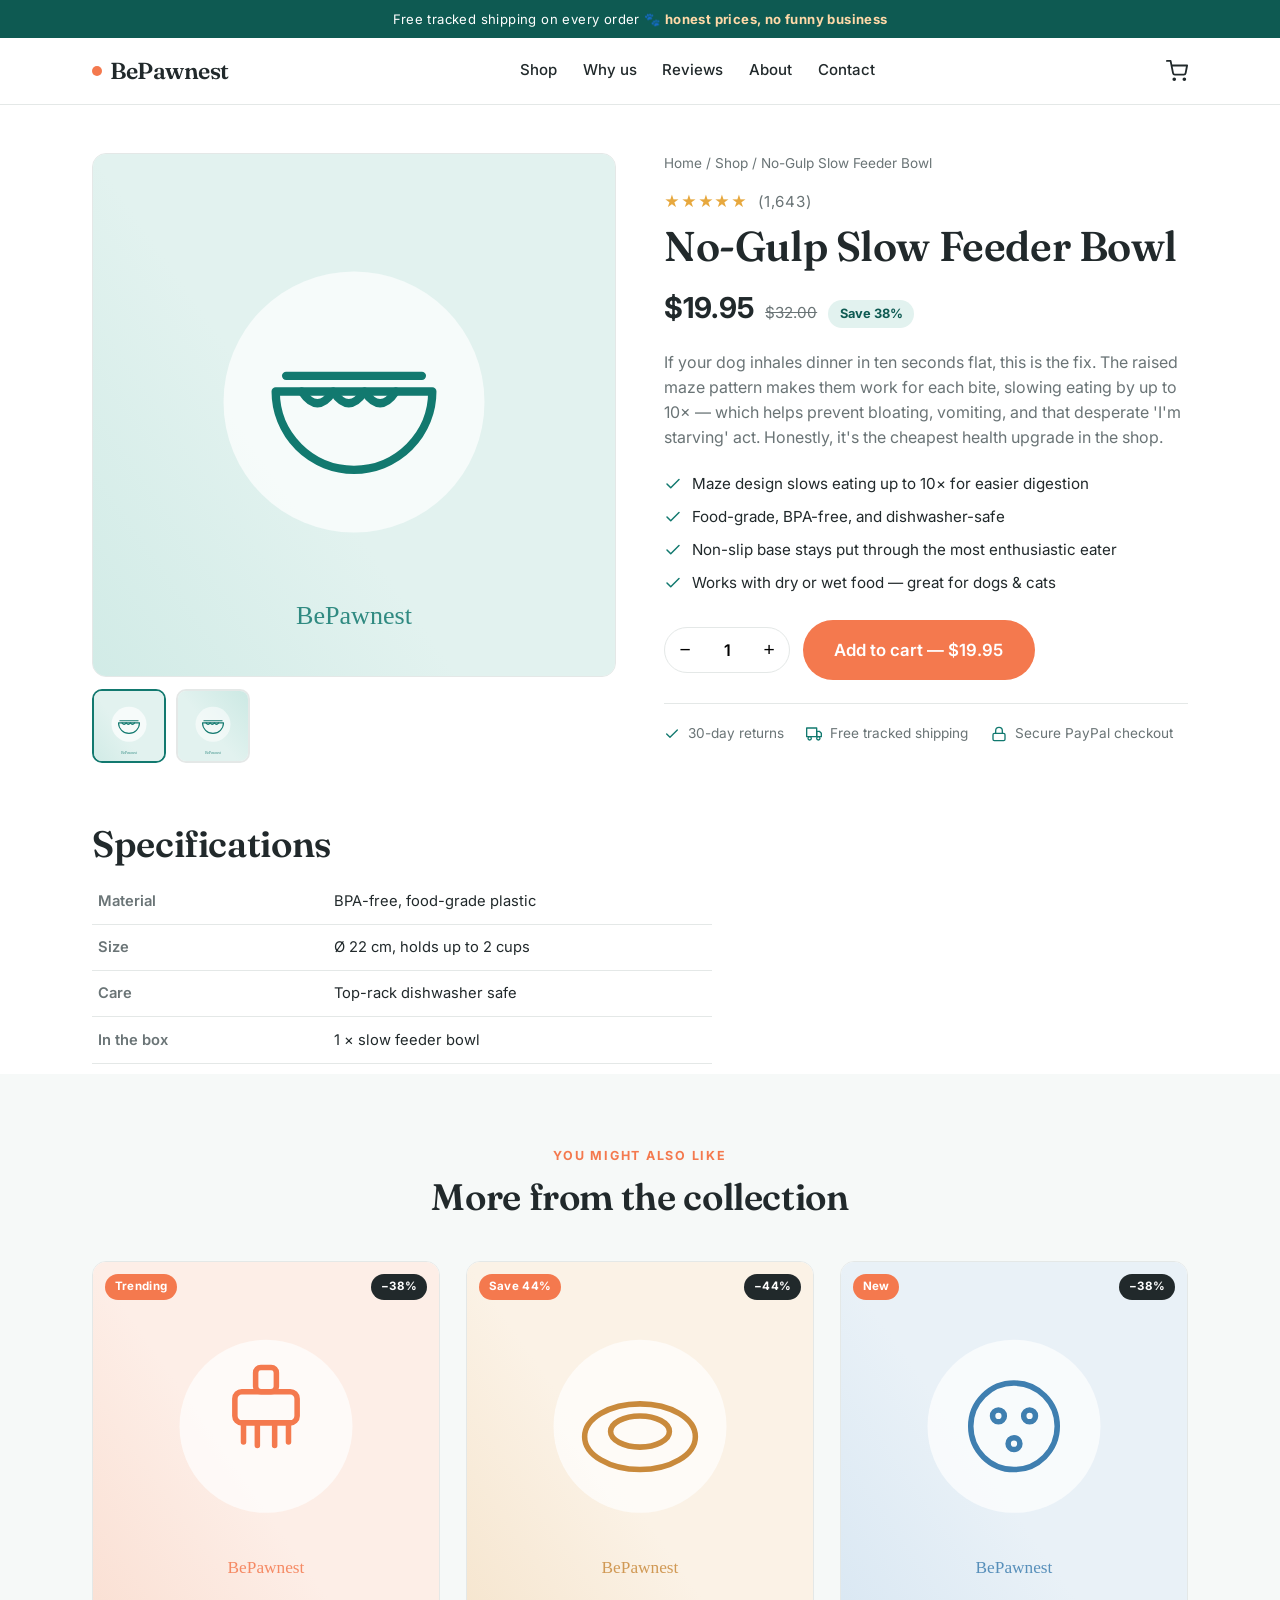
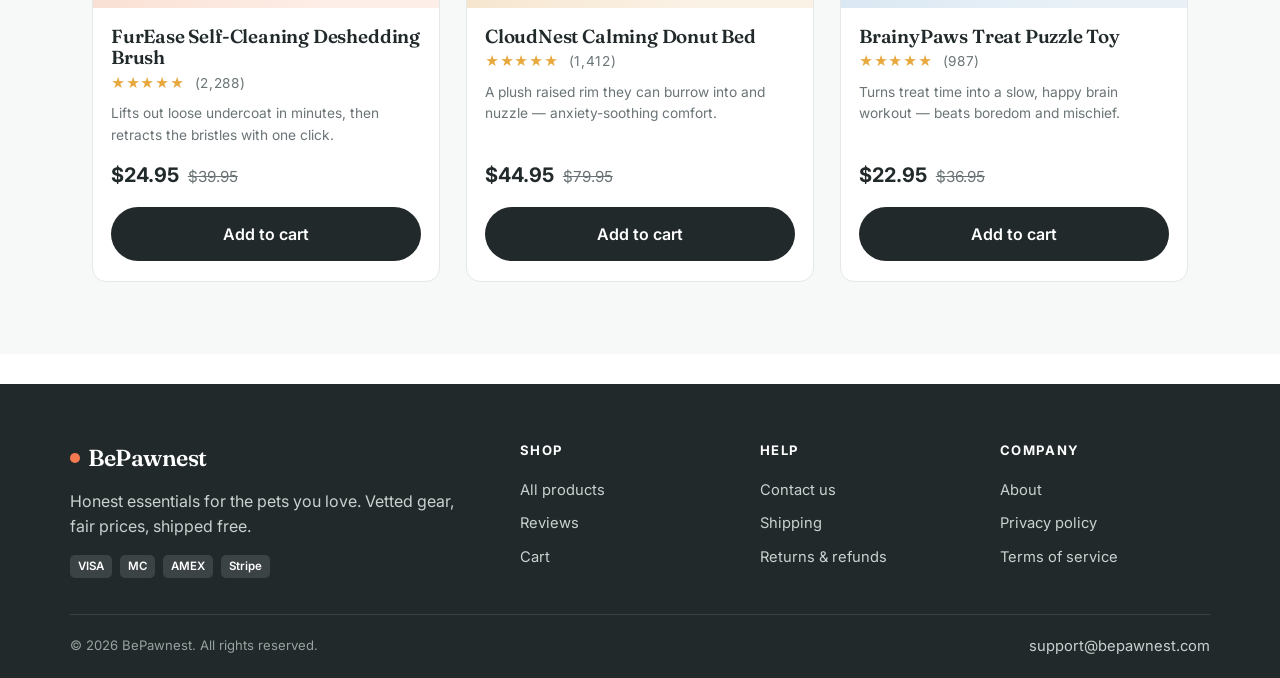
<file: product.html>
<!DOCTYPE html>
<html lang="en">
<head>
  <meta charset="UTF-8">
  <meta name="viewport" content="width=device-width, initial-scale=1.0">
  <title>Product — BePawnest</title>
  <meta name="description" content="Shop BePawnest pet essentials. Free tracked shipping and 30-day returns.">
  <link rel="preconnect" href="https://fonts.googleapis.com">
  <link rel="preconnect" href="https://fonts.gstatic.com" crossorigin>
  <link href="https://fonts.googleapis.com/css2?family=Fraunces:opsz,wght@9..144,500;9..144,600&family=Inter:wght@400;500;600;700&display=swap" rel="stylesheet">
  <link rel="stylesheet" href="assets/css/styles.css">
  <link rel="icon" href="assets/img/favicon.svg" type="image/svg+xml">
  <meta name="theme-color" content="#12796f">
  <script defer src="assets/js/seo-analytics.js"></script>
</head>
<body>

  <div class="announce">Free tracked shipping on every order 🐾 <strong>honest prices, no funny business</strong></div>

  <header class="site-header">
    <div class="wrap nav">
      <a class="brand" href="index.html"><span class="dot"></span><span data-store-name>BePawnest</span></a>
      <nav class="nav-links">
        <a href="index.html#shop">Shop</a>
        <a href="index.html#why">Why us</a>
        <a href="index.html#reviews">Reviews</a>
        <a href="about.html">About</a>
        <a href="contact.html">Contact</a>
      </nav>
      <div class="nav-actions">
        <a class="cart-btn" href="cart.html" aria-label="Cart">
          <svg width="22" height="22" viewBox="0 0 24 24" fill="none" stroke="currentColor" stroke-width="2" stroke-linecap="round" stroke-linejoin="round"><circle cx="9" cy="21" r="1"/><circle cx="20" cy="21" r="1"/><path d="M1 1h4l2.68 13.39a2 2 0 0 0 2 1.61h9.72a2 2 0 0 0 2-1.61L23 6H6"/></svg>
          <span class="cart-count">0</span>
        </a>
        <button class="menu-toggle" aria-label="Menu">
          <svg width="24" height="24" viewBox="0 0 24 24" fill="none" stroke="currentColor" stroke-width="2" stroke-linecap="round"><line x1="3" y1="6" x2="21" y2="6"/><line x1="3" y1="12" x2="21" y2="12"/><line x1="3" y1="18" x2="21" y2="18"/></svg>
        </button>
      </div>
    </div>
  </header>

  <main class="wrap">
    <div class="pdp" id="pdp"><!-- rendered by store.js --></div>
    <div class="pdp-detail" id="pdp-specs"></div>
  </main>

  <section class="section reviews">
    <div class="wrap">
      <div class="section-head"><div class="eyebrow">You might also like</div><h2>More from the collection</h2></div>
      <div class="grid-products" id="related-grid"></div>
    </div>
  </section>

  <footer class="site-footer">
    <div class="wrap footer-grid">
      <div>
        <div class="brand"><span class="dot"></span><span data-store-name>BePawnest</span></div>
        <p style="max-width:24em">Honest essentials for the pets you love. Vetted gear, fair prices, shipped free.</p>
        <div class="pay-icons"><span>VISA</span><span>MC</span><span>AMEX</span><span>Stripe</span></div>
      </div>
      <div><h4>Shop</h4><ul><li><a href="index.html#shop">All products</a></li><li><a href="index.html#reviews">Reviews</a></li><li><a href="cart.html">Cart</a></li></ul></div>
      <div><h4>Help</h4><ul><li><a href="contact.html">Contact us</a></li><li><a href="shipping.html">Shipping</a></li><li><a href="returns.html">Returns &amp; refunds</a></li></ul></div>
      <div><h4>Company</h4><ul><li><a href="about.html">About</a></li><li><a href="privacy.html">Privacy policy</a></li><li><a href="terms.html">Terms of service</a></li></ul></div>
    </div>
    <div class="wrap footer-bottom">
      <div>© <span data-year>2026</span> <span data-store-name>BePawnest</span>. All rights reserved.</div>
      <div><a data-support-email href="#">support@bepawnest.com</a></div>
    </div>
  </footer>

  <script src="assets/js/products.js"></script>
  <script src="assets/js/store.js"></script>
</body>
</html>
</file>
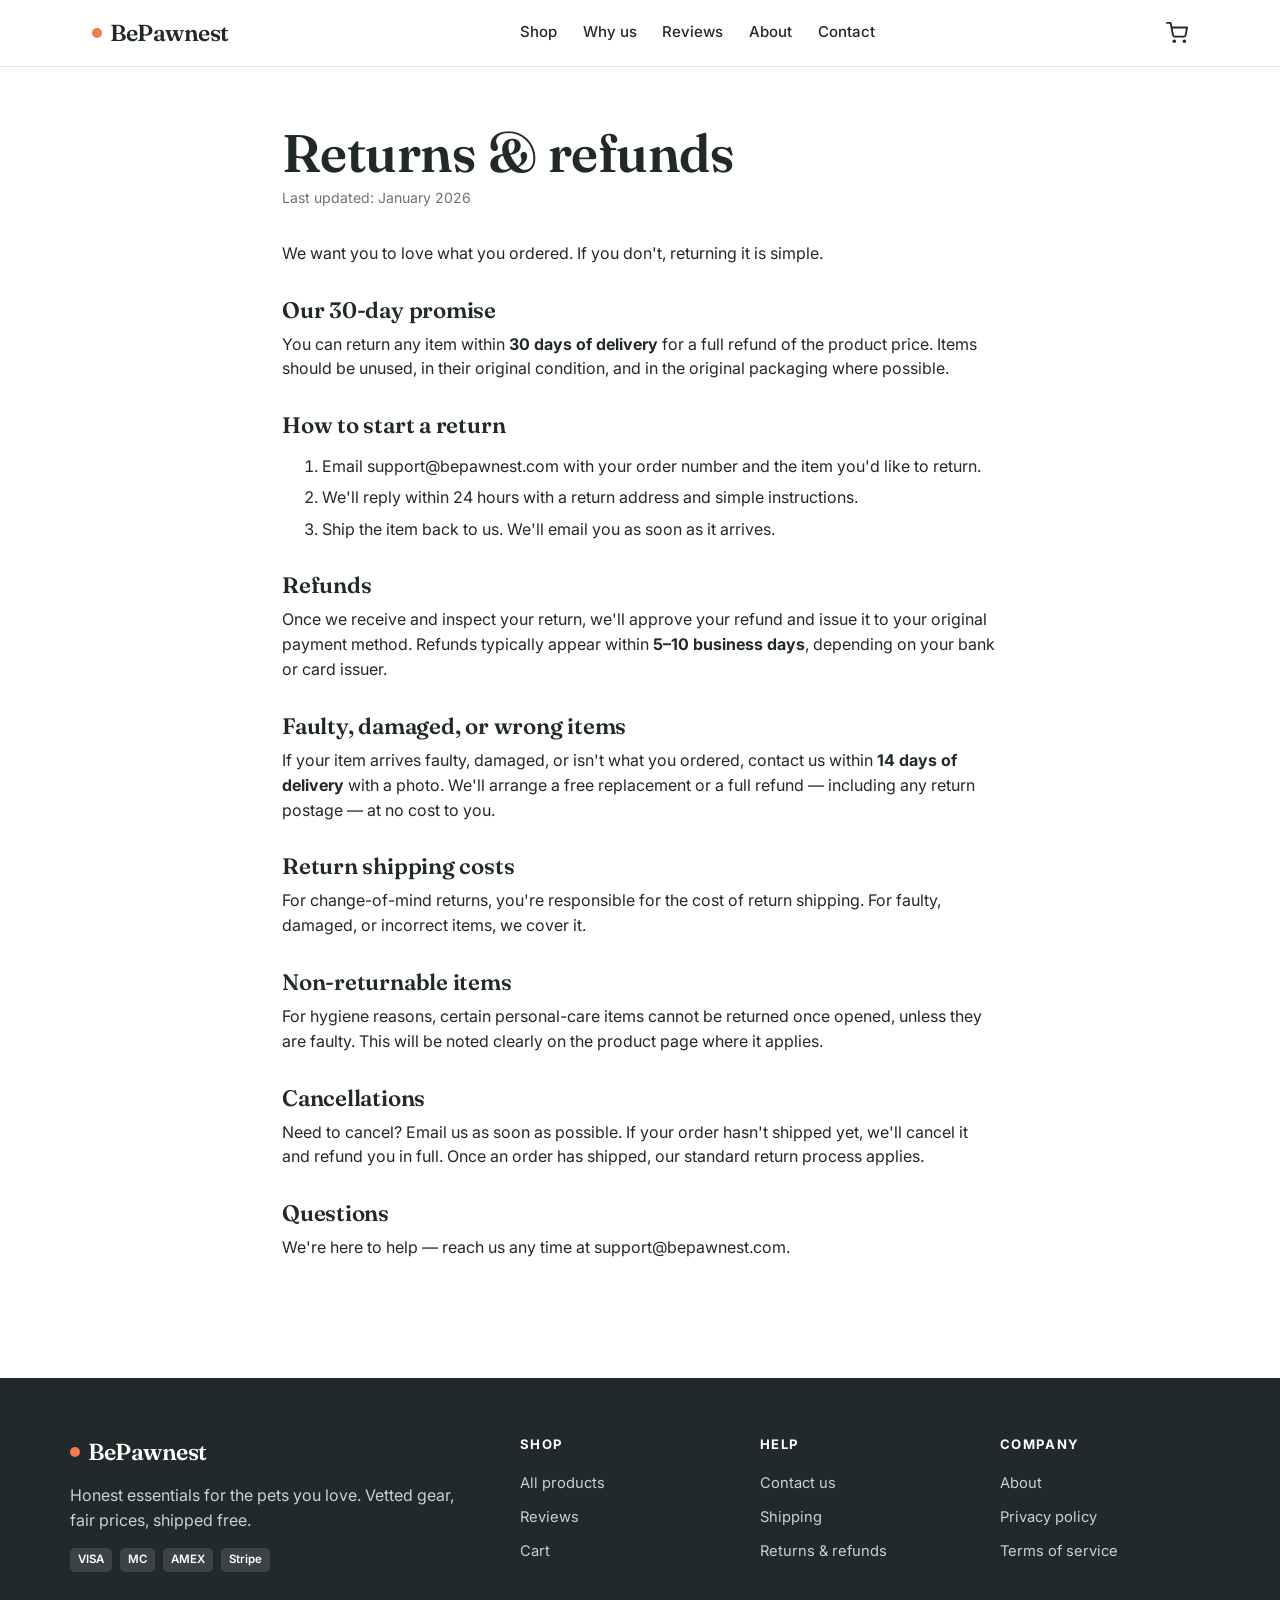
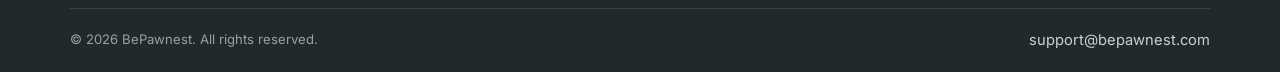
<file: returns.html>
<!DOCTYPE html>
<html lang="en">
<head>
  <meta charset="UTF-8">
  <meta name="viewport" content="width=device-width, initial-scale=1.0">
  <title>Returns &amp; refunds — BePawnest</title>
  <meta name="description" content="BePawnest returns & refund policy: 30-day returns, how to start a return, and refund timelines.">
  <link rel="preconnect" href="https://fonts.googleapis.com">
  <link rel="preconnect" href="https://fonts.gstatic.com" crossorigin>
  <link href="https://fonts.googleapis.com/css2?family=Fraunces:opsz,wght@9..144,500;9..144,600&family=Inter:wght@400;500;600;700&display=swap" rel="stylesheet">
  <link rel="stylesheet" href="assets/css/styles.css">
  <link rel="icon" href="assets/img/favicon.svg" type="image/svg+xml">
  <meta name="theme-color" content="#12796f">
  <script defer src="assets/js/seo-analytics.js"></script>
</head>
<body>
  <header class="site-header">
    <div class="wrap nav">
      <a class="brand" href="index.html"><span class="dot"></span><span data-store-name>BePawnest</span></a>
      <nav class="nav-links"><a href="index.html#shop">Shop</a><a href="index.html#why">Why us</a><a href="index.html#reviews">Reviews</a><a href="about.html">About</a><a href="contact.html">Contact</a></nav>
      <div class="nav-actions">
        <a class="cart-btn" href="cart.html" aria-label="Cart"><svg width="22" height="22" viewBox="0 0 24 24" fill="none" stroke="currentColor" stroke-width="2" stroke-linecap="round" stroke-linejoin="round"><circle cx="9" cy="21" r="1"/><circle cx="20" cy="21" r="1"/><path d="M1 1h4l2.68 13.39a2 2 0 0 0 2 1.61h9.72a2 2 0 0 0 2-1.61L23 6H6"/></svg><span class="cart-count">0</span></a>
        <button class="menu-toggle" aria-label="Menu"><svg width="24" height="24" viewBox="0 0 24 24" fill="none" stroke="currentColor" stroke-width="2" stroke-linecap="round"><line x1="3" y1="6" x2="21" y2="6"/><line x1="3" y1="12" x2="21" y2="12"/><line x1="3" y1="18" x2="21" y2="18"/></svg></button>
      </div>
    </div>
  </header>

  <main class="page">
    <div class="wrap prose">
      <h1>Returns &amp; refunds</h1>
      <p class="updated">Last updated: January 2026</p>
      <p>We want you to love what you ordered. If you don't, returning it is simple.</p>

      <h2>Our 30-day promise</h2>
      <p>You can return any item within <strong>30 days of delivery</strong> for a full refund of the product price. Items should be unused, in their original condition, and in the original packaging where possible.</p>

      <h2>How to start a return</h2>
      <ol>
        <li>Email <a data-support-email href="#">support@bepawnest.com</a> with your order number and the item you'd like to return.</li>
        <li>We'll reply within 24 hours with a return address and simple instructions.</li>
        <li>Ship the item back to us. We'll email you as soon as it arrives.</li>
      </ol>

      <h2>Refunds</h2>
      <p>Once we receive and inspect your return, we'll approve your refund and issue it to your original payment method. Refunds typically appear within <strong>5–10 business days</strong>, depending on your bank or card issuer.</p>

      <h2>Faulty, damaged, or wrong items</h2>
      <p>If your item arrives faulty, damaged, or isn't what you ordered, contact us within <strong>14 days of delivery</strong> with a photo. We'll arrange a free replacement or a full refund — including any return postage — at no cost to you.</p>

      <h2>Return shipping costs</h2>
      <p>For change-of-mind returns, you're responsible for the cost of return shipping. For faulty, damaged, or incorrect items, we cover it.</p>

      <h2>Non-returnable items</h2>
      <p>For hygiene reasons, certain personal-care items cannot be returned once opened, unless they are faulty. This will be noted clearly on the product page where it applies.</p>

      <h2>Cancellations</h2>
      <p>Need to cancel? Email us as soon as possible. If your order hasn't shipped yet, we'll cancel it and refund you in full. Once an order has shipped, our standard return process applies.</p>

      <h2>Questions</h2>
      <p>We're here to help — reach us any time at <a data-support-email href="#">support@bepawnest.com</a>.</p>
    </div>
  </main>

  <footer class="site-footer">
    <div class="wrap footer-grid">
      <div><div class="brand"><span class="dot"></span><span data-store-name>BePawnest</span></div><p style="max-width:24em">Honest essentials for the pets you love. Vetted gear, fair prices, shipped free.</p><div class="pay-icons"><span>VISA</span><span>MC</span><span>AMEX</span><span>Stripe</span></div></div>
      <div><h4>Shop</h4><ul><li><a href="index.html#shop">All products</a></li><li><a href="index.html#reviews">Reviews</a></li><li><a href="cart.html">Cart</a></li></ul></div>
      <div><h4>Help</h4><ul><li><a href="contact.html">Contact us</a></li><li><a href="shipping.html">Shipping</a></li><li><a href="returns.html">Returns &amp; refunds</a></li></ul></div>
      <div><h4>Company</h4><ul><li><a href="about.html">About</a></li><li><a href="privacy.html">Privacy policy</a></li><li><a href="terms.html">Terms of service</a></li></ul></div>
    </div>
    <div class="wrap footer-bottom"><div>© <span data-year>2026</span> <span data-store-name>BePawnest</span>. All rights reserved.</div><div><a data-support-email href="#">support@bepawnest.com</a></div></div>
  </footer>
  <script src="assets/js/products.js"></script>
  <script src="assets/js/store.js"></script>
</body>
</html>
</file>
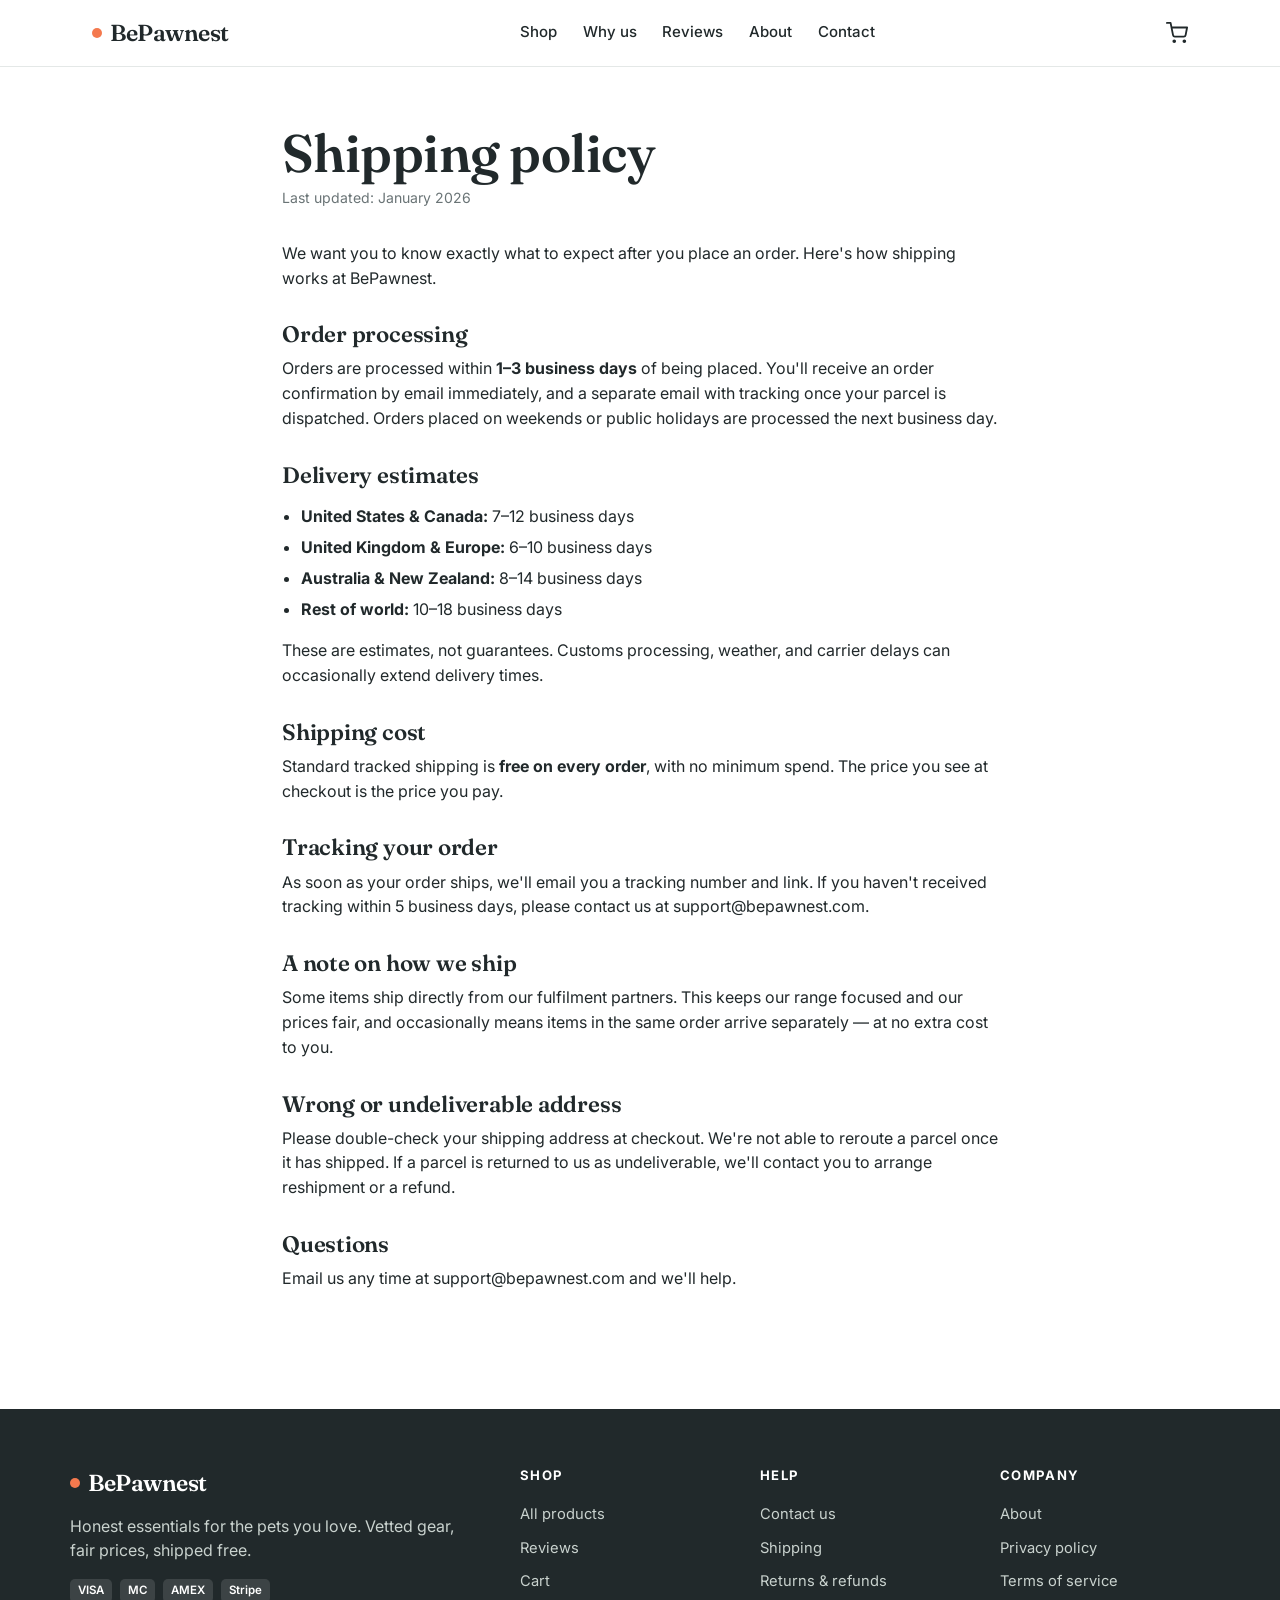
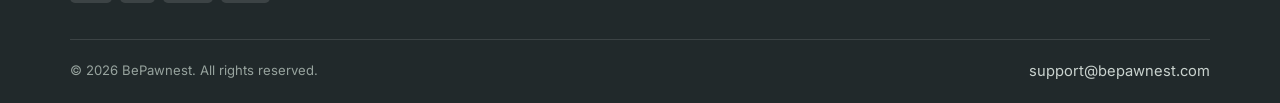
<file: shipping.html>
<!DOCTYPE html>
<html lang="en">
<head>
  <meta charset="UTF-8">
  <meta name="viewport" content="width=device-width, initial-scale=1.0">
  <title>Shipping policy — BePawnest</title>
  <meta name="description" content="BePawnest shipping policy: processing times, delivery estimates, tracking, and rates.">
  <link rel="preconnect" href="https://fonts.googleapis.com">
  <link rel="preconnect" href="https://fonts.gstatic.com" crossorigin>
  <link href="https://fonts.googleapis.com/css2?family=Fraunces:opsz,wght@9..144,500;9..144,600&family=Inter:wght@400;500;600;700&display=swap" rel="stylesheet">
  <link rel="stylesheet" href="assets/css/styles.css">
  <link rel="icon" href="assets/img/favicon.svg" type="image/svg+xml">
  <meta name="theme-color" content="#12796f">
  <script defer src="assets/js/seo-analytics.js"></script>
</head>
<body>
  <header class="site-header">
    <div class="wrap nav">
      <a class="brand" href="index.html"><span class="dot"></span><span data-store-name>BePawnest</span></a>
      <nav class="nav-links"><a href="index.html#shop">Shop</a><a href="index.html#why">Why us</a><a href="index.html#reviews">Reviews</a><a href="about.html">About</a><a href="contact.html">Contact</a></nav>
      <div class="nav-actions">
        <a class="cart-btn" href="cart.html" aria-label="Cart"><svg width="22" height="22" viewBox="0 0 24 24" fill="none" stroke="currentColor" stroke-width="2" stroke-linecap="round" stroke-linejoin="round"><circle cx="9" cy="21" r="1"/><circle cx="20" cy="21" r="1"/><path d="M1 1h4l2.68 13.39a2 2 0 0 0 2 1.61h9.72a2 2 0 0 0 2-1.61L23 6H6"/></svg><span class="cart-count">0</span></a>
        <button class="menu-toggle" aria-label="Menu"><svg width="24" height="24" viewBox="0 0 24 24" fill="none" stroke="currentColor" stroke-width="2" stroke-linecap="round"><line x1="3" y1="6" x2="21" y2="6"/><line x1="3" y1="12" x2="21" y2="12"/><line x1="3" y1="18" x2="21" y2="18"/></svg></button>
      </div>
    </div>
  </header>

  <main class="page">
    <div class="wrap prose">
      <h1>Shipping policy</h1>
      <p class="updated">Last updated: January 2026</p>
      <p>We want you to know exactly what to expect after you place an order. Here's how shipping works at BePawnest.</p>

      <h2>Order processing</h2>
      <p>Orders are processed within <strong>1–3 business days</strong> of being placed. You'll receive an order confirmation by email immediately, and a separate email with tracking once your parcel is dispatched. Orders placed on weekends or public holidays are processed the next business day.</p>

      <h2>Delivery estimates</h2>
      <ul>
        <li><strong>United States &amp; Canada:</strong> 7–12 business days</li>
        <li><strong>United Kingdom &amp; Europe:</strong> 6–10 business days</li>
        <li><strong>Australia &amp; New Zealand:</strong> 8–14 business days</li>
        <li><strong>Rest of world:</strong> 10–18 business days</li>
      </ul>
      <p>These are estimates, not guarantees. Customs processing, weather, and carrier delays can occasionally extend delivery times.</p>

      <h2>Shipping cost</h2>
      <p>Standard tracked shipping is <strong>free on every order</strong>, with no minimum spend. The price you see at checkout is the price you pay.</p>

      <h2>Tracking your order</h2>
      <p>As soon as your order ships, we'll email you a tracking number and link. If you haven't received tracking within 5 business days, please contact us at <a data-support-email href="#">support@bepawnest.com</a>.</p>

      <h2>A note on how we ship</h2>
      <p>Some items ship directly from our fulfilment partners. This keeps our range focused and our prices fair, and occasionally means items in the same order arrive separately — at no extra cost to you.</p>

      <h2>Wrong or undeliverable address</h2>
      <p>Please double-check your shipping address at checkout. We're not able to reroute a parcel once it has shipped. If a parcel is returned to us as undeliverable, we'll contact you to arrange reshipment or a refund.</p>

      <h2>Questions</h2>
      <p>Email us any time at <a data-support-email href="#">support@bepawnest.com</a> and we'll help.</p>
    </div>
  </main>

  <footer class="site-footer">
    <div class="wrap footer-grid">
      <div><div class="brand"><span class="dot"></span><span data-store-name>BePawnest</span></div><p style="max-width:24em">Honest essentials for the pets you love. Vetted gear, fair prices, shipped free.</p><div class="pay-icons"><span>VISA</span><span>MC</span><span>AMEX</span><span>Stripe</span></div></div>
      <div><h4>Shop</h4><ul><li><a href="index.html#shop">All products</a></li><li><a href="index.html#reviews">Reviews</a></li><li><a href="cart.html">Cart</a></li></ul></div>
      <div><h4>Help</h4><ul><li><a href="contact.html">Contact us</a></li><li><a href="shipping.html">Shipping</a></li><li><a href="returns.html">Returns &amp; refunds</a></li></ul></div>
      <div><h4>Company</h4><ul><li><a href="about.html">About</a></li><li><a href="privacy.html">Privacy policy</a></li><li><a href="terms.html">Terms of service</a></li></ul></div>
    </div>
    <div class="wrap footer-bottom"><div>© <span data-year>2026</span> <span data-store-name>BePawnest</span>. All rights reserved.</div><div><a data-support-email href="#">support@bepawnest.com</a></div></div>
  </footer>
  <script src="assets/js/products.js"></script>
  <script src="assets/js/store.js"></script>
</body>
</html>
</file>
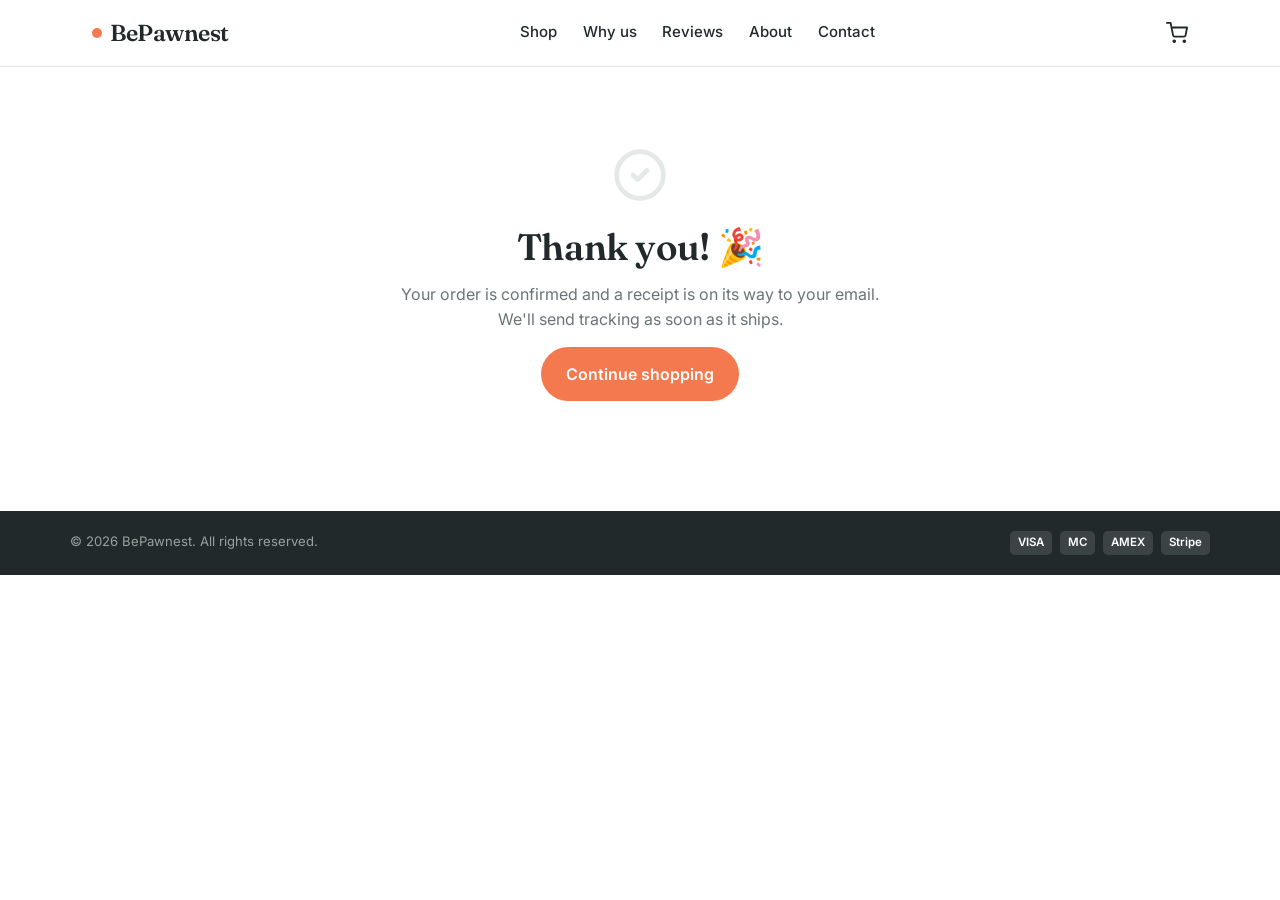
<file: success.html>
<!DOCTYPE html>
<html lang="en">
<head>
  <meta charset="UTF-8">
  <meta name="viewport" content="width=device-width, initial-scale=1.0">
  <title>Order confirmed — BePawnest</title>
  <meta name="robots" content="noindex">
  <link rel="preconnect" href="https://fonts.googleapis.com">
  <link rel="preconnect" href="https://fonts.gstatic.com" crossorigin>
  <link href="https://fonts.googleapis.com/css2?family=Fraunces:opsz,wght@9..144,500;9..144,600&family=Inter:wght@400;500;600;700&display=swap" rel="stylesheet">
  <link rel="stylesheet" href="assets/css/styles.css">
  <link rel="icon" href="assets/img/favicon.svg" type="image/svg+xml">
  <meta name="theme-color" content="#12796f">
  <script defer src="assets/js/seo-analytics.js"></script>
</head>
<body>
  <header class="site-header">
    <div class="wrap nav">
      <a class="brand" href="index.html"><span class="dot"></span><span data-store-name>BePawnest</span></a>
      <nav class="nav-links">
        <a href="index.html#shop">Shop</a><a href="index.html#why">Why us</a><a href="index.html#reviews">Reviews</a><a href="about.html">About</a><a href="contact.html">Contact</a>
      </nav>
      <div class="nav-actions">
        <a class="cart-btn" href="cart.html" aria-label="Cart"><svg width="22" height="22" viewBox="0 0 24 24" fill="none" stroke="currentColor" stroke-width="2" stroke-linecap="round" stroke-linejoin="round"><circle cx="9" cy="21" r="1"/><circle cx="20" cy="21" r="1"/><path d="M1 1h4l2.68 13.39a2 2 0 0 0 2 1.61h9.72a2 2 0 0 0 2-1.61L23 6H6"/></svg><span class="cart-count">0</span></a>
        <button class="menu-toggle" aria-label="Menu"><svg width="24" height="24" viewBox="0 0 24 24" fill="none" stroke="currentColor" stroke-width="2" stroke-linecap="round"><line x1="3" y1="6" x2="21" y2="6"/><line x1="3" y1="12" x2="21" y2="12"/><line x1="3" y1="18" x2="21" y2="18"/></svg></button>
      </div>
    </div>
  </header>

  <main class="wrap">
    <div id="order-confirm"><!-- filled by store.js renderSuccess() --></div>
  </main>

  <footer class="site-footer">
    <div class="wrap footer-bottom" style="border:0">
      <div>© <span data-year>2026</span> <span data-store-name>BePawnest</span>. All rights reserved.</div>
      <div class="pay-icons"><span>VISA</span><span>MC</span><span>AMEX</span><span>Stripe</span></div>
    </div>
  </footer>

  <script src="assets/js/products.js"></script>
  <script src="assets/js/store.js"></script>
</body>
</html>
</file>
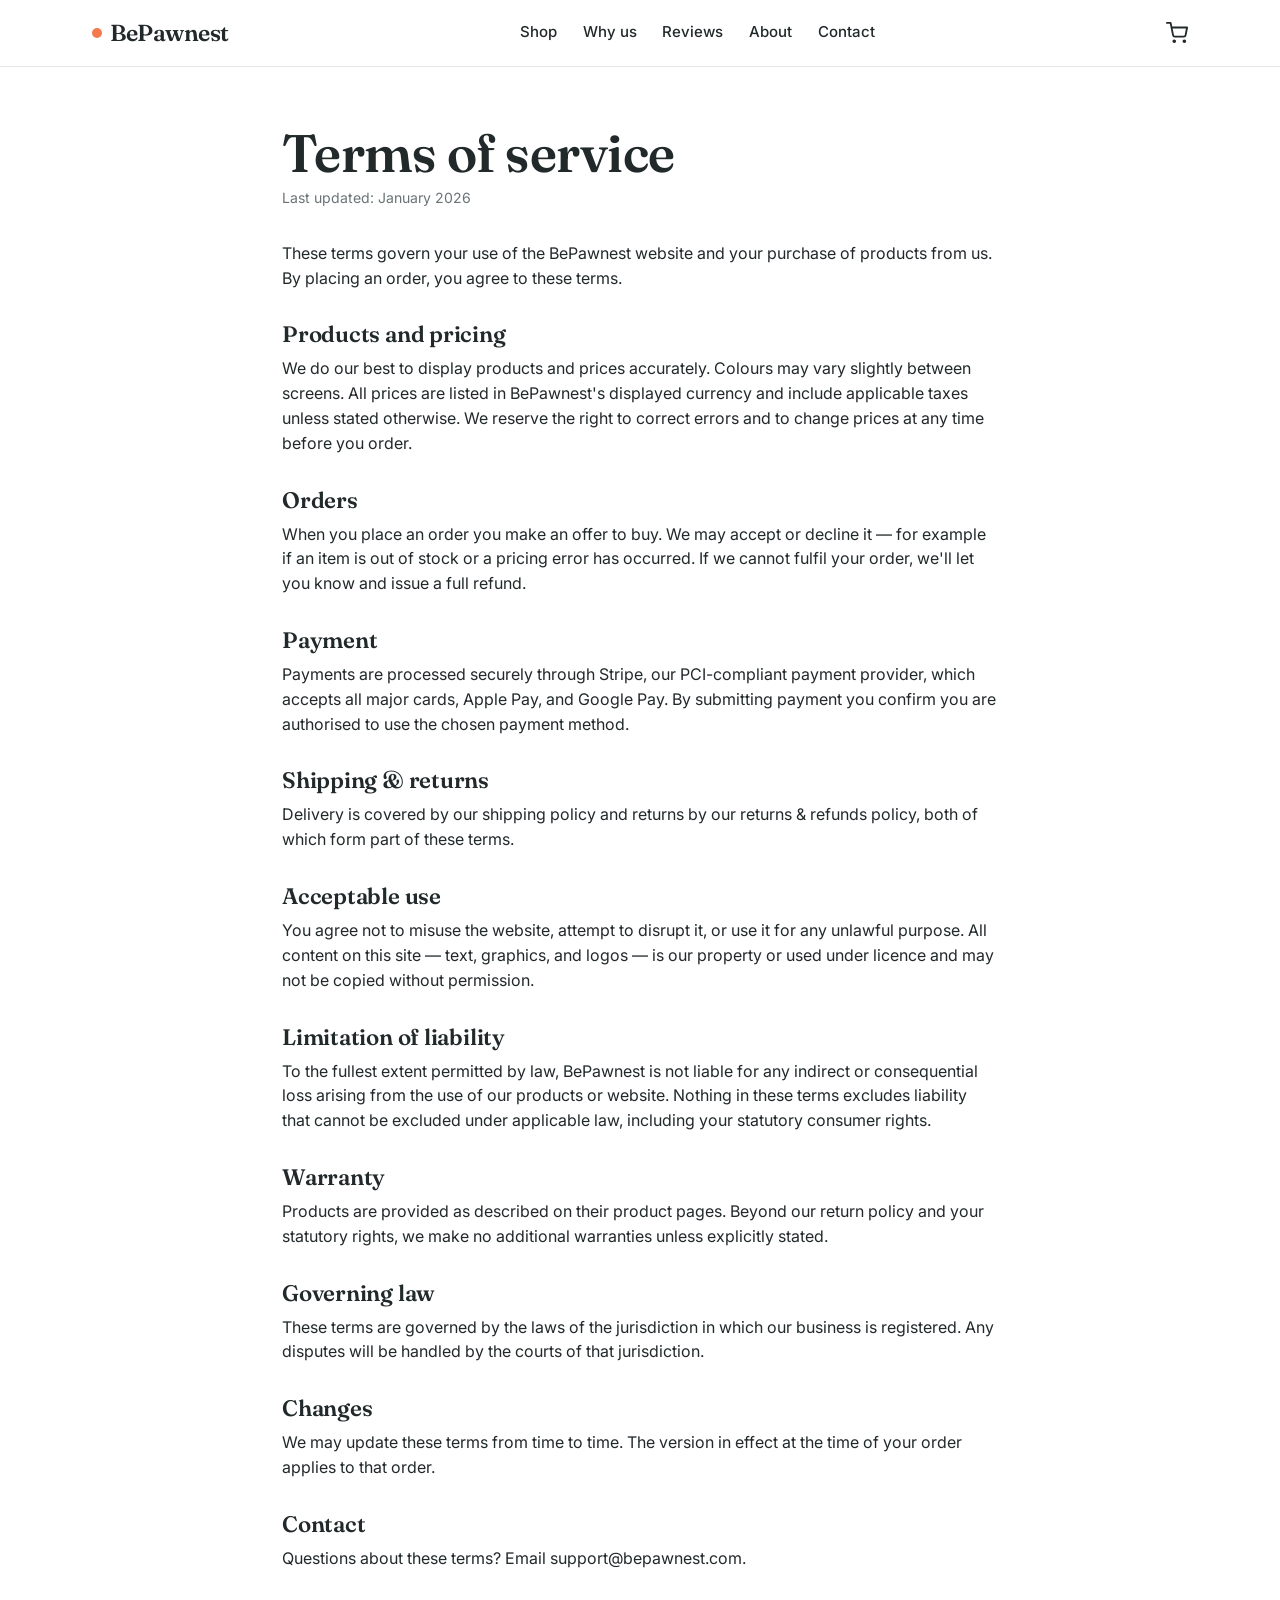
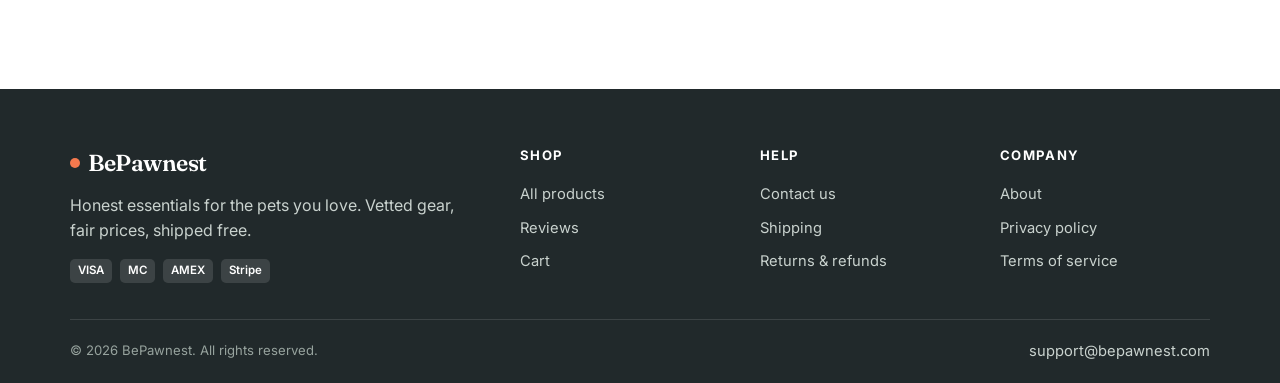
<file: terms.html>
<!DOCTYPE html>
<html lang="en">
<head>
  <meta charset="UTF-8">
  <meta name="viewport" content="width=device-width, initial-scale=1.0">
  <title>Terms of service — BePawnest</title>
  <meta name="description" content="The terms and conditions governing your use of the BePawnest website and purchases.">
  <link rel="preconnect" href="https://fonts.googleapis.com">
  <link rel="preconnect" href="https://fonts.gstatic.com" crossorigin>
  <link href="https://fonts.googleapis.com/css2?family=Fraunces:opsz,wght@9..144,500;9..144,600&family=Inter:wght@400;500;600;700&display=swap" rel="stylesheet">
  <link rel="stylesheet" href="assets/css/styles.css">
  <link rel="icon" href="assets/img/favicon.svg" type="image/svg+xml">
  <meta name="theme-color" content="#12796f">
  <script defer src="assets/js/seo-analytics.js"></script>
</head>
<body>
  <header class="site-header">
    <div class="wrap nav">
      <a class="brand" href="index.html"><span class="dot"></span><span data-store-name>BePawnest</span></a>
      <nav class="nav-links"><a href="index.html#shop">Shop</a><a href="index.html#why">Why us</a><a href="index.html#reviews">Reviews</a><a href="about.html">About</a><a href="contact.html">Contact</a></nav>
      <div class="nav-actions">
        <a class="cart-btn" href="cart.html" aria-label="Cart"><svg width="22" height="22" viewBox="0 0 24 24" fill="none" stroke="currentColor" stroke-width="2" stroke-linecap="round" stroke-linejoin="round"><circle cx="9" cy="21" r="1"/><circle cx="20" cy="21" r="1"/><path d="M1 1h4l2.68 13.39a2 2 0 0 0 2 1.61h9.72a2 2 0 0 0 2-1.61L23 6H6"/></svg><span class="cart-count">0</span></a>
        <button class="menu-toggle" aria-label="Menu"><svg width="24" height="24" viewBox="0 0 24 24" fill="none" stroke="currentColor" stroke-width="2" stroke-linecap="round"><line x1="3" y1="6" x2="21" y2="6"/><line x1="3" y1="12" x2="21" y2="12"/><line x1="3" y1="18" x2="21" y2="18"/></svg></button>
      </div>
    </div>
  </header>

  <main class="page">
    <div class="wrap prose">
      <h1>Terms of service</h1>
      <p class="updated">Last updated: January 2026</p>
      <p>These terms govern your use of the BePawnest website and your purchase of products from us. By placing an order, you agree to these terms.</p>

      <h2>Products and pricing</h2>
      <p>We do our best to display products and prices accurately. Colours may vary slightly between screens. All prices are listed in <span data-store-name>BePawnest</span>'s displayed currency and include applicable taxes unless stated otherwise. We reserve the right to correct errors and to change prices at any time before you order.</p>

      <h2>Orders</h2>
      <p>When you place an order you make an offer to buy. We may accept or decline it — for example if an item is out of stock or a pricing error has occurred. If we cannot fulfil your order, we'll let you know and issue a full refund.</p>

      <h2>Payment</h2>
      <p>Payments are processed securely through Stripe, our PCI-compliant payment provider, which accepts all major cards, Apple Pay, and Google Pay. By submitting payment you confirm you are authorised to use the chosen payment method.</p>

      <h2>Shipping &amp; returns</h2>
      <p>Delivery is covered by our <a href="shipping.html">shipping policy</a> and returns by our <a href="returns.html">returns &amp; refunds policy</a>, both of which form part of these terms.</p>

      <h2>Acceptable use</h2>
      <p>You agree not to misuse the website, attempt to disrupt it, or use it for any unlawful purpose. All content on this site — text, graphics, and logos — is our property or used under licence and may not be copied without permission.</p>

      <h2>Limitation of liability</h2>
      <p>To the fullest extent permitted by law, BePawnest is not liable for any indirect or consequential loss arising from the use of our products or website. Nothing in these terms excludes liability that cannot be excluded under applicable law, including your statutory consumer rights.</p>

      <h2>Warranty</h2>
      <p>Products are provided as described on their product pages. Beyond our return policy and your statutory rights, we make no additional warranties unless explicitly stated.</p>

      <h2>Governing law</h2>
      <p>These terms are governed by the laws of the jurisdiction in which our business is registered. Any disputes will be handled by the courts of that jurisdiction.</p>

      <h2>Changes</h2>
      <p>We may update these terms from time to time. The version in effect at the time of your order applies to that order.</p>

      <h2>Contact</h2>
      <p>Questions about these terms? Email <a data-support-email href="#">support@bepawnest.com</a>.</p>
    </div>
  </main>

  <footer class="site-footer">
    <div class="wrap footer-grid">
      <div><div class="brand"><span class="dot"></span><span data-store-name>BePawnest</span></div><p style="max-width:24em">Honest essentials for the pets you love. Vetted gear, fair prices, shipped free.</p><div class="pay-icons"><span>VISA</span><span>MC</span><span>AMEX</span><span>Stripe</span></div></div>
      <div><h4>Shop</h4><ul><li><a href="index.html#shop">All products</a></li><li><a href="index.html#reviews">Reviews</a></li><li><a href="cart.html">Cart</a></li></ul></div>
      <div><h4>Help</h4><ul><li><a href="contact.html">Contact us</a></li><li><a href="shipping.html">Shipping</a></li><li><a href="returns.html">Returns &amp; refunds</a></li></ul></div>
      <div><h4>Company</h4><ul><li><a href="about.html">About</a></li><li><a href="privacy.html">Privacy policy</a></li><li><a href="terms.html">Terms of service</a></li></ul></div>
    </div>
    <div class="wrap footer-bottom"><div>© <span data-year>2026</span> <span data-store-name>BePawnest</span>. All rights reserved.</div><div><a data-support-email href="#">support@bepawnest.com</a></div></div>
  </footer>
  <script src="assets/js/products.js"></script>
  <script src="assets/js/store.js"></script>
</body>
</html>
</file>
<file: assets/css/styles.css>
/* ===========================================================================
   BePawnest storefront — design system
   Edit the variables below to rebrand the whole site at once.
   ======================================================================== */
:root {
  --brand:        #12796f;   /* primary brand teal */
  --brand-dark:   #0e5a52;
  --brand-tint:   #e2f2ef;
  --accent:       #f4794e;   /* CTA / sale coral */
  --accent-dark:  #d95f34;
  --ink:          #21292b;   /* near-black text */
  --muted:        #6a7476;   /* secondary text */
  --line:         #e4e8e7;   /* hairline borders */
  --bg:           #ffffff;
  --bg-soft:      #f6f9f8;
  --bg-cream:     #fbf7f2;
  --ok:           #1f8f7a;
  --radius:       14px;
  --radius-sm:    9px;
  --shadow-sm:    0 1px 2px rgba(20,40,33,.06), 0 2px 6px rgba(20,40,33,.05);
  --shadow-md:    0 6px 24px rgba(20,40,33,.10);
  --maxw:         1140px;
  --font:         "Inter", -apple-system, BlinkMacSystemFont, "Segoe UI", Roboto, Helvetica, Arial, sans-serif;
  --serif:        "Fraunces", Georgia, "Times New Roman", serif;
}

* { box-sizing: border-box; }
html { scroll-behavior: smooth; }
body {
  margin: 0;
  font-family: var(--font);
  color: var(--ink);
  background: var(--bg);
  line-height: 1.55;
  -webkit-font-smoothing: antialiased;
}
img { max-width: 100%; display: block; }
a { color: inherit; text-decoration: none; }
h1, h2, h3 { font-family: var(--serif); font-weight: 600; line-height: 1.12; letter-spacing: -.01em; margin: 0 0 .4em; }
h1 { font-size: clamp(2.1rem, 4.5vw, 3.3rem); }
h2 { font-size: clamp(1.6rem, 3vw, 2.3rem); }
p  { margin: 0 0 1rem; }
.wrap { max-width: var(--maxw); margin: 0 auto; padding: 0 22px; }
.muted { color: var(--muted); }
.center { text-align: center; }

/* ---- Buttons --------------------------------------------------------- */
.btn {
  display: inline-flex; align-items: center; justify-content: center; gap: .5rem;
  font: inherit; font-weight: 600; cursor: pointer;
  padding: .85rem 1.5rem; border-radius: 999px; border: 1.5px solid transparent;
  transition: transform .08s ease, background .15s ease, box-shadow .15s ease;
  white-space: nowrap;
}
.btn:active { transform: translateY(1px); }
.btn-primary { background: var(--accent); color: #fff; }
.btn-primary:hover { background: var(--accent-dark); box-shadow: var(--shadow-md); }
.btn-dark { background: var(--ink); color: #fff; }
.btn-dark:hover { background: #000; }
.btn-ghost { background: transparent; color: var(--ink); border-color: var(--line); }
.btn-ghost:hover { border-color: var(--ink); }
.btn-block { width: 100%; }
.btn-lg { padding: 1rem 1.9rem; font-size: 1.05rem; }

/* ---- Announcement bar ------------------------------------------------ */
.announce {
  background: var(--brand-dark); color: #fff; text-align: center;
  font-size: .82rem; letter-spacing: .03em; padding: .55rem 12px;
}
.announce strong { color: #ffd9a8; }

/* ---- Header ---------------------------------------------------------- */
.site-header {
  position: sticky; top: 0; z-index: 40;
  background: rgba(255,255,255,.92); backdrop-filter: saturate(1.4) blur(8px);
  border-bottom: 1px solid var(--line);
}
.nav { display: flex; align-items: center; justify-content: space-between; height: 66px; }
.brand { font-family: var(--serif); font-weight: 600; font-size: 1.45rem; letter-spacing: -.02em; display: flex; align-items: center; gap: .5rem; }
.brand .dot { width: 10px; height: 10px; border-radius: 50%; background: var(--accent); display: inline-block; }
.nav-links { display: flex; gap: 1.6rem; font-size: .94rem; font-weight: 500; }
.nav-links a { color: var(--ink); padding: .2rem 0; border-bottom: 2px solid transparent; }
.nav-links a:hover { border-color: var(--accent); }
.nav-actions { display: flex; align-items: center; gap: 1rem; }
.cart-btn { position: relative; display: inline-flex; align-items: center; gap: .4rem; font-weight: 600; cursor: pointer; }
.cart-count {
  position: absolute; top: -9px; right: -12px; min-width: 18px; height: 18px;
  background: var(--accent); color: #fff; font-size: .7rem; font-weight: 700;
  border-radius: 999px; display: none; place-items: center; padding: 0 5px;
}
.menu-toggle { display: none; background: none; border: 0; cursor: pointer; padding: 6px; }

/* ---- Hero ------------------------------------------------------------ */
.hero { background: linear-gradient(160deg, var(--bg-cream), var(--brand-tint)); overflow: hidden; }
.hero-grid { display: grid; grid-template-columns: 1.05fr .95fr; gap: 40px; align-items: center; padding: 64px 0 70px; }
.hero .eyebrow { color: var(--brand); font-weight: 700; letter-spacing: .14em; text-transform: uppercase; font-size: .78rem; margin-bottom: 1rem; }
.hero p.lead { font-size: 1.15rem; color: var(--muted); max-width: 30em; }
.hero-cta { display: flex; gap: .9rem; flex-wrap: wrap; margin-top: 1.6rem; }
.hero-trust { display: flex; gap: 1.6rem; margin-top: 2.2rem; flex-wrap: wrap; }
.hero-trust div { font-size: .85rem; color: var(--muted); }
.hero-trust strong { display: block; font-family: var(--serif); font-size: 1.4rem; color: var(--ink); }
.hero-art { position: relative; border-radius: 24px; overflow: hidden; box-shadow: var(--shadow-md); aspect-ratio: 4/3.4; }
.hero-art img { width: 100%; height: 100%; object-fit: cover; }

/* ---- Trust strip ----------------------------------------------------- */
.trust-strip { border-bottom: 1px solid var(--line); background: var(--bg); }
.trust-strip .wrap { display: grid; grid-template-columns: repeat(4, 1fr); gap: 18px; padding: 22px; }
.trust-item { display: flex; gap: .7rem; align-items: center; font-size: .88rem; font-weight: 500; }
.trust-item svg { color: var(--brand); flex: none; }

/* ---- Section helpers ------------------------------------------------- */
.section { padding: 72px 0; }
.section-head { max-width: 38em; margin: 0 auto 44px; text-align: center; }
.section-head .eyebrow { color: var(--accent); font-weight: 700; letter-spacing: .14em; text-transform: uppercase; font-size: .78rem; margin-bottom: .7rem; }

/* ---- Product grid ---------------------------------------------------- */
.grid-products { display: grid; grid-template-columns: repeat(3, 1fr); gap: 26px; }
.card {
  background: var(--bg); border: 1px solid var(--line); border-radius: var(--radius);
  overflow: hidden; display: flex; flex-direction: column;
  transition: transform .12s ease, box-shadow .15s ease, border-color .15s ease;
}
.card:hover { transform: translateY(-4px); box-shadow: var(--shadow-md); border-color: transparent; }
.card-media { position: relative; aspect-ratio: 1/1; background: var(--bg-soft); }
.card-media img { width: 100%; height: 100%; object-fit: cover; }
.badge {
  position: absolute; top: 12px; left: 12px; background: var(--accent); color: #fff;
  font-size: .72rem; font-weight: 700; letter-spacing: .03em; padding: .25rem .6rem; border-radius: 999px;
}
.badge.save { left: auto; right: 12px; background: var(--ink); }
.card-body { padding: 18px 18px 20px; display: flex; flex-direction: column; flex: 1; }
.card-body h3 { font-size: 1.18rem; margin-bottom: .25rem; }
.card-tag { font-size: .86rem; color: var(--muted); margin-bottom: .9rem; flex: 1; }
.stars { color: #e7a83e; font-size: .85rem; letter-spacing: .05em; margin-bottom: .6rem; }
.stars span { color: var(--muted); margin-left: .35rem; }
.price-row { display: flex; align-items: baseline; gap: .55rem; margin-bottom: 1rem; }
.price { font-weight: 700; font-size: 1.25rem; }
.price-old { color: var(--muted); text-decoration: line-through; font-size: .95rem; }
.card .btn { margin-top: auto; }

/* ---- Product detail -------------------------------------------------- */
.pdp { display: grid; grid-template-columns: 1fr 1fr; gap: 48px; padding: 48px 0 30px; }
.pdp-gallery .main {
  border-radius: var(--radius); overflow: hidden; background: var(--bg-soft);
  aspect-ratio: 1/1; border: 1px solid var(--line);
}
.pdp-gallery .main img { width: 100%; height: 100%; object-fit: cover; }
.thumbs { display: flex; gap: 10px; margin-top: 12px; }
.thumbs button {
  width: 74px; height: 74px; border-radius: 10px; overflow: hidden; padding: 0;
  border: 2px solid var(--line); background: var(--bg-soft); cursor: pointer;
}
.thumbs button.active { border-color: var(--brand); }
.thumbs img { width: 100%; height: 100%; object-fit: cover; }
.pdp-info .crumb { font-size: .85rem; color: var(--muted); margin-bottom: 1rem; }
.pdp-info .stars { font-size: .95rem; }
.pdp-info h1 { font-size: clamp(1.9rem, 3.4vw, 2.6rem); }
.pdp-price { display: flex; align-items: baseline; gap: .7rem; margin: .4rem 0 1.2rem; }
.pdp-price .price { font-size: 1.8rem; }
.pill { display: inline-block; background: var(--brand-tint); color: var(--brand-dark); font-weight: 700; font-size: .8rem; padding: .25rem .7rem; border-radius: 999px; }
.pdp-desc { color: var(--muted); margin: 0 0 1.4rem; }
.features { list-style: none; padding: 0; margin: 0 0 1.6rem; display: grid; gap: .6rem; }
.features li { display: flex; gap: .6rem; align-items: flex-start; font-size: .95rem; }
.features li svg { color: var(--brand); flex: none; margin-top: 3px; }
.qty { display: inline-flex; align-items: center; border: 1.5px solid var(--line); border-radius: 999px; overflow: hidden; }
.qty button { width: 40px; height: 44px; border: 0; background: none; font-size: 1.2rem; cursor: pointer; }
.qty input { width: 44px; text-align: center; border: 0; font: inherit; font-weight: 600; }
.buy-row { display: flex; gap: .8rem; align-items: center; margin-bottom: 1.4rem; flex-wrap: wrap; }
.assurance { display: flex; gap: 1.4rem; flex-wrap: wrap; font-size: .85rem; color: var(--muted); border-top: 1px solid var(--line); padding-top: 1.2rem; }
.assurance div { display: flex; gap: .5rem; align-items: center; }
.assurance svg { color: var(--brand); }

/* spec / detail tabs */
.pdp-detail { padding: 30px 0 10px; }
.spec-table { width: 100%; border-collapse: collapse; max-width: 620px; }
.spec-table th, .spec-table td { text-align: left; padding: .7rem .4rem; border-bottom: 1px solid var(--line); font-size: .92rem; }
.spec-table th { width: 38%; color: var(--muted); font-weight: 600; }

/* ---- Reviews --------------------------------------------------------- */
.reviews { background: var(--bg-soft); }
.review-grid { display: grid; grid-template-columns: repeat(3,1fr); gap: 22px; }
.review { background: var(--bg); border: 1px solid var(--line); border-radius: var(--radius); padding: 22px; }
.review .stars { margin-bottom: .6rem; }
.review p { font-size: .94rem; }
.review .who { font-weight: 600; font-size: .88rem; }
.review .who span { color: var(--ok); font-weight: 600; }

/* ---- Banner CTA ------------------------------------------------------ */
.banner { background: var(--brand-dark); color: #fff; border-radius: 22px; padding: 56px; text-align: center; }
.banner h2 { color: #fff; }
.banner p { color: #cfe2db; max-width: 34em; margin: 0 auto 1.6rem; }

/* ---- Cart ------------------------------------------------------------ */
.cart-layout { display: grid; grid-template-columns: 1.6fr 1fr; gap: 40px; align-items: start; padding: 40px 0 70px; }
.cart-line { display: grid; grid-template-columns: 92px 1fr auto; gap: 16px; padding: 18px 0; border-bottom: 1px solid var(--line); align-items: center; }
.cart-line img { width: 92px; height: 92px; border-radius: 10px; object-fit: cover; background: var(--bg-soft); }
.cart-line h4 { margin: 0 0 .2rem; font-family: var(--font); font-size: 1rem; }
.cart-line .remove { background: none; border: 0; color: var(--muted); cursor: pointer; font-size: .82rem; text-decoration: underline; padding: 0; margin-top: .4rem; }
.cart-line-price { font-weight: 700; text-align: right; min-width: 80px; }
.summary { background: var(--bg-soft); border: 1px solid var(--line); border-radius: var(--radius); padding: 26px; position: sticky; top: 86px; }
.summary h3 { font-family: var(--font); font-size: 1.1rem; }
.sum-row { display: flex; justify-content: space-between; padding: .5rem 0; font-size: .95rem; }
.sum-row.total { border-top: 1px solid var(--line); margin-top: .5rem; padding-top: 1rem; font-weight: 700; font-size: 1.2rem; }
#paypal-button-container { margin-top: 1.2rem; min-height: 48px; }
.pay-note { font-size: .78rem; color: var(--muted); text-align: center; margin-top: .8rem; }
.empty-cart { text-align: center; padding: 80px 0; }
.empty-cart svg { color: var(--line); margin-bottom: 1rem; }

/* ---- Content pages (policies, about) --------------------------------- */
.page { padding: 56px 0 72px; }
.page .prose { max-width: 760px; margin: 0 auto; }
.prose h1 { margin-bottom: .3rem; }
.prose .updated { color: var(--muted); font-size: .88rem; margin-bottom: 2rem; }
.prose h2 { font-size: 1.4rem; margin-top: 2rem; }
.prose ul { padding-left: 1.2rem; }
.prose li { margin-bottom: .4rem; }
.faq { border-top: 1px solid var(--line); }
.faq details { border-bottom: 1px solid var(--line); padding: 1.1rem 0; }
.faq summary { font-weight: 600; cursor: pointer; list-style: none; display: flex; justify-content: space-between; }
.faq summary::-webkit-details-marker { display: none; }
.faq summary::after { content: "+"; color: var(--accent); font-size: 1.3rem; }
.faq details[open] summary::after { content: "–"; }
.faq p { margin: .8rem 0 0; color: var(--muted); }

/* contact */
.contact-grid { display: grid; grid-template-columns: 1fr 1fr; gap: 40px; }
.field { margin-bottom: 1rem; }
.field label { display: block; font-weight: 600; font-size: .88rem; margin-bottom: .35rem; }
.field input, .field textarea {
  width: 100%; padding: .8rem .9rem; border: 1.5px solid var(--line); border-radius: var(--radius-sm);
  font: inherit; background: var(--bg);
}
.field input:focus, .field textarea:focus { outline: none; border-color: var(--brand); }
.info-card { background: var(--bg-soft); border: 1px solid var(--line); border-radius: var(--radius); padding: 26px; }
.info-card .row { display: flex; gap: .7rem; align-items: flex-start; margin-bottom: 1.1rem; }
.info-card svg { color: var(--brand); flex: none; margin-top: 3px; }

/* ---- Footer ---------------------------------------------------------- */
.site-footer { background: var(--ink); color: #c9d2ce; margin-top: 30px; }
.footer-grid { display: grid; grid-template-columns: 2fr 1fr 1fr 1fr; gap: 30px; padding: 56px 0 36px; }
.site-footer .brand { color: #fff; margin-bottom: .8rem; }
.site-footer h4 { color: #fff; font-size: .82rem; letter-spacing: .1em; text-transform: uppercase; margin: 0 0 1rem; }
.site-footer ul { list-style: none; padding: 0; margin: 0; display: grid; gap: .55rem; }
.site-footer a { color: #c9d2ce; font-size: .92rem; }
.site-footer a:hover { color: #fff; }
.footer-bottom { border-top: 1px solid rgba(255,255,255,.12); padding: 20px 0; display: flex; justify-content: space-between; flex-wrap: wrap; gap: 10px; font-size: .82rem; color: #97a39e; }
.pay-icons { display: flex; gap: 8px; align-items: center; }
.pay-icons span { background: rgba(255,255,255,.12); border-radius: 5px; padding: 3px 8px; font-size: .72rem; font-weight: 600; color: #fff; }

/* ---- Toast ----------------------------------------------------------- */
.toast {
  position: fixed; bottom: 24px; left: 50%; transform: translateX(-50%) translateY(20px);
  background: var(--ink); color: #fff; padding: .85rem 1.3rem; border-radius: 999px;
  font-size: .92rem; font-weight: 500; box-shadow: var(--shadow-md); opacity: 0;
  pointer-events: none; transition: opacity .2s, transform .2s; z-index: 60; display: flex; gap: .5rem; align-items: center;
}
.toast.show { opacity: 1; transform: translateX(-50%) translateY(0); }
.toast svg { color: #7ee0a8; }

/* ---- Consent banner -------------------------------------------------- */
.consent-banner {
  position: fixed; left: 16px; right: 16px; bottom: 16px; z-index: 70;
  max-width: 760px; margin: 0 auto;
  background: var(--ink); color: #e7ece9; border-radius: var(--radius);
  box-shadow: var(--shadow-md); padding: 16px 18px;
  display: flex; gap: 16px; align-items: center; justify-content: space-between; flex-wrap: wrap;
}
.consent-banner p { margin: 0; font-size: .88rem; max-width: 46ch; }
.consent-banner a { color: #ffd9a8; text-decoration: underline; }
.consent-actions { display: flex; gap: .6rem; }
.consent-banner .btn { padding: .6rem 1.1rem; }
.consent-banner .btn-ghost { color: #e7ece9; border-color: rgba(255,255,255,.3); }
.consent-banner .btn-ghost:hover { border-color: #fff; }

/* ---- Responsive ------------------------------------------------------ */
@media (max-width: 900px) {
  .hero-grid { grid-template-columns: 1fr; gap: 28px; padding: 40px 0 48px; }
  .hero-art { order: -1; aspect-ratio: 16/10; }
  .grid-products, .review-grid { grid-template-columns: repeat(2,1fr); }
  .pdp { grid-template-columns: 1fr; gap: 28px; }
  .trust-strip .wrap { grid-template-columns: repeat(2,1fr); }
  .cart-layout { grid-template-columns: 1fr; }
  .contact-grid, .footer-grid { grid-template-columns: 1fr; }
  .summary { position: static; }
}
@media (max-width: 600px) {
  .nav-links { display: none; }
  .menu-toggle { display: block; }
  .nav-links.open { display: flex; position: absolute; top: 66px; left: 0; right: 0; flex-direction: column; background: #fff; padding: 18px 22px; border-bottom: 1px solid var(--line); gap: 1rem; }
  .grid-products, .review-grid { grid-template-columns: 1fr; }
  .banner { padding: 36px 22px; }
  .footer-grid { grid-template-columns: 1fr 1fr; }
}
@media (max-width: 520px) {
  .consent-banner { flex-direction: column; align-items: stretch; }
  .consent-actions .btn { flex: 1; }
}
</file>
